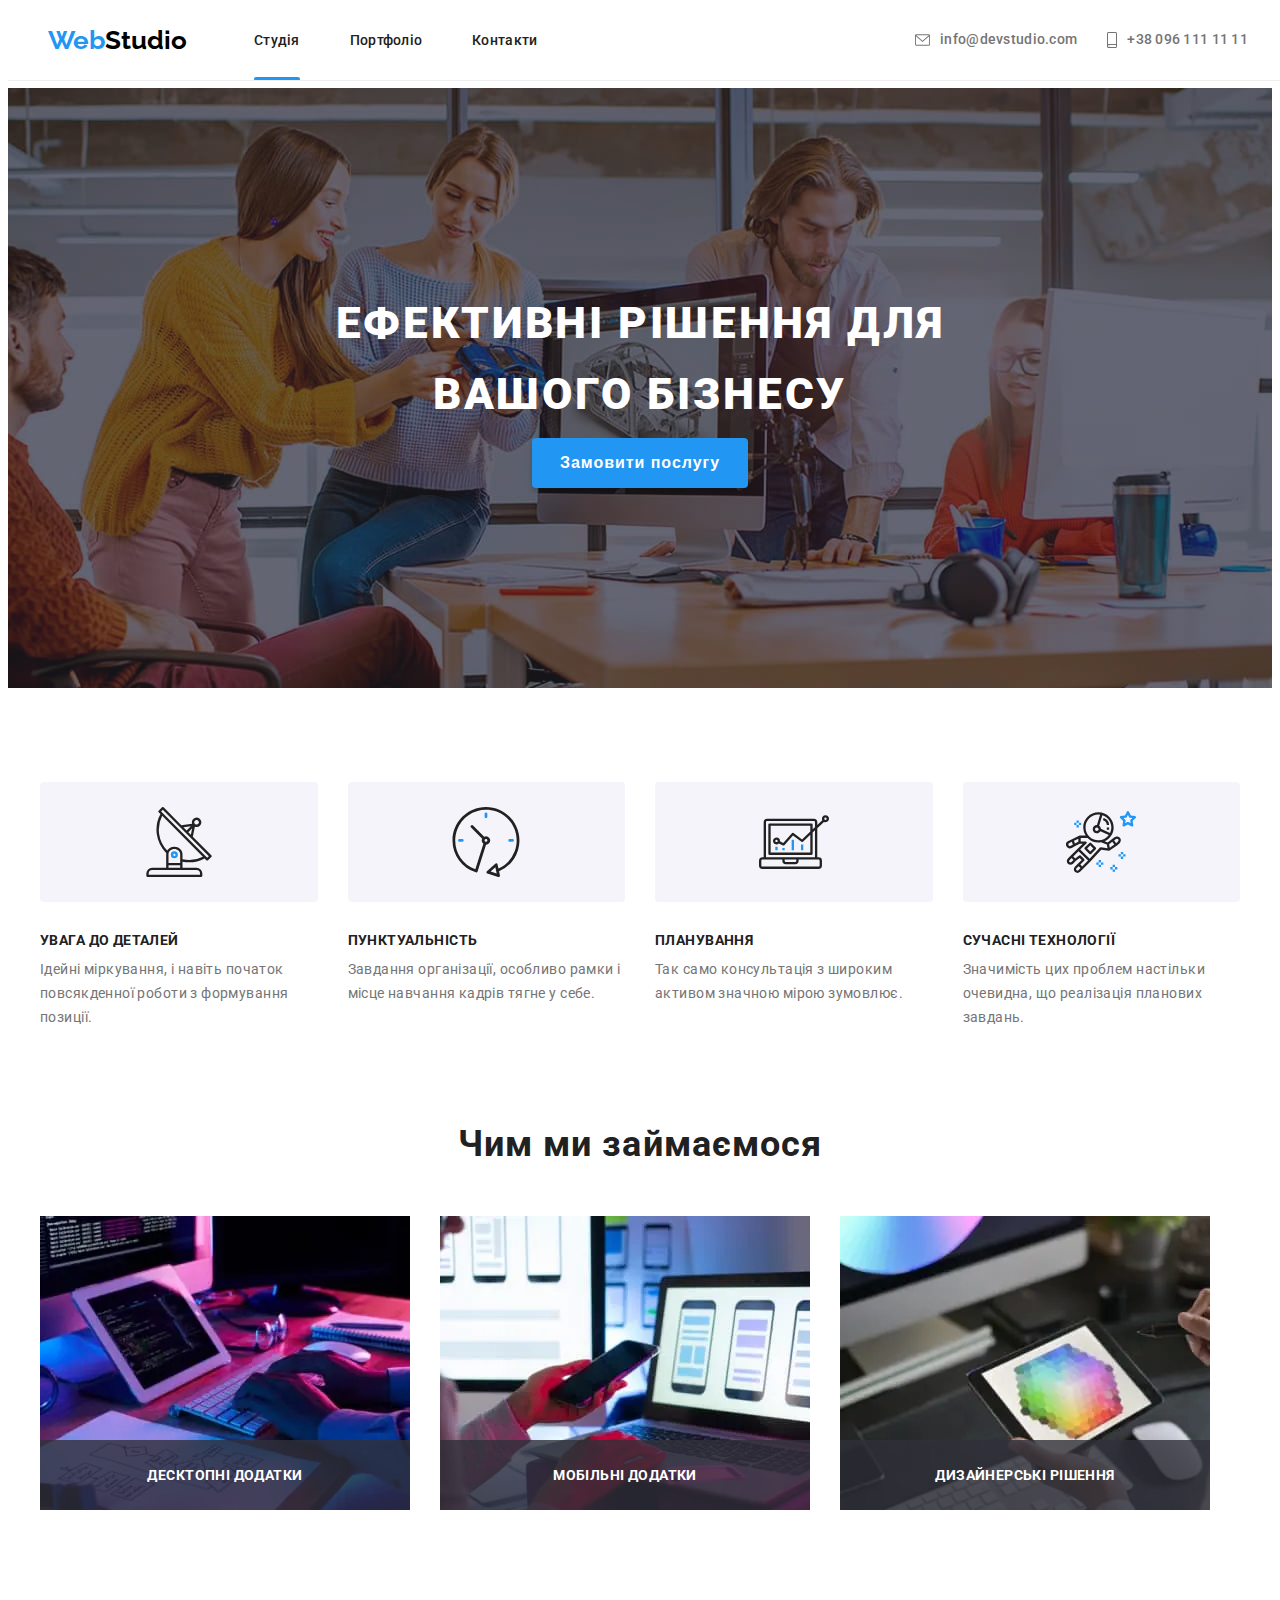
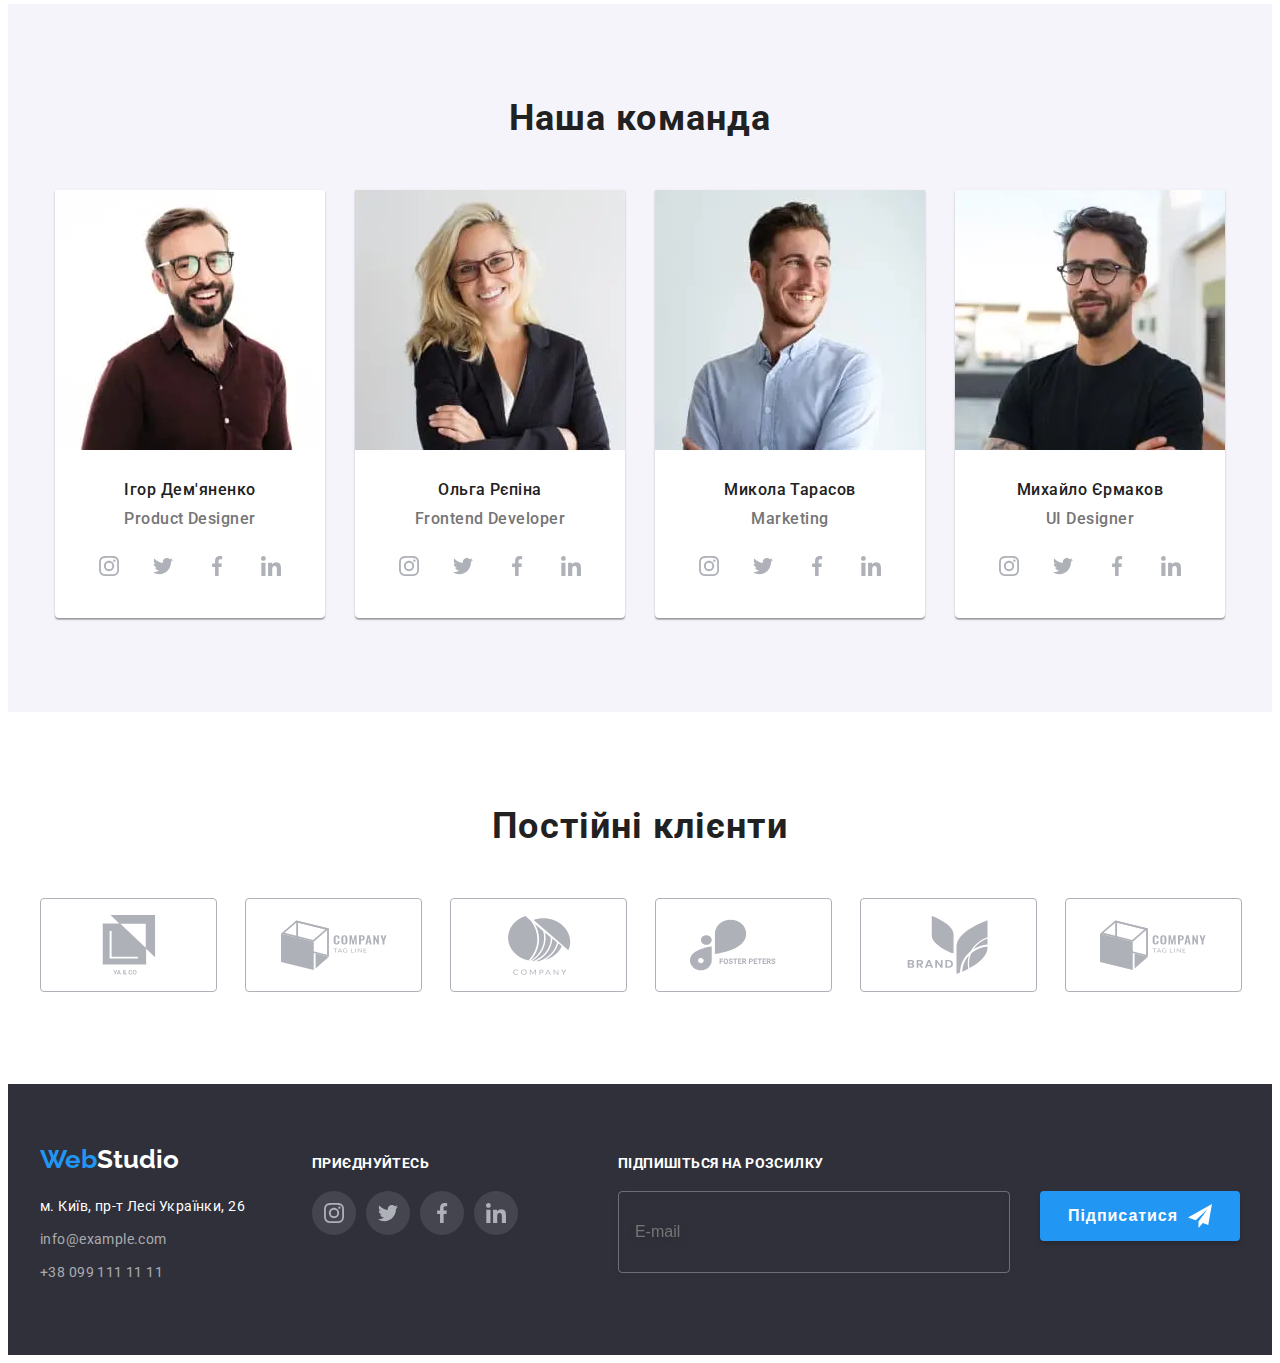
<file: index.html>
<!DOCTYPE html>
<html lang="uk">

<head>
  <meta charset="UTF-8" />
  <meta http-equiv="X-UA-Compatible" content="IE=edge" />
  <meta name="viewport" content="width=device-width, initial-scale=1.0" />
  <title>Студія</title>
  <link rel="preconnect" href="https://fonts.googleapis.com" />
  <link rel="preconnect" href="https://fonts.gstatic.com" crossorigin />
  <link href="https://fonts.googleapis.com/css2?family=Raleway:wght@700&family=Roboto:wght@400;500;700;900&display=swap"
    rel="stylesheet" />
  <link rel="stylesheet" href="https://cdnjs.cloudflare.com/ajax/libs/modern-normalize/1.1.0/modern-normalize.min.css"
    integrity="sha512-wpPYUAdjBVSE4KJnH1VR1HeZfpl1ub8YT/NKx4PuQ5NmX2tKuGu6U/JRp5y+Y8XG2tV+wKQpNHVUX03MfMFn9Q=="
    crossorigin="anonymous" referrerpolicy="no-referrer" />
  <link href="./css/main.min.css" rel="stylesheet" />
</head>

<body>
  <header class="page-header">
    <div class="container page-header__container">
      <a class="logo" href="./index.html"><span class="logo__label">Web</span>Studio</a>
      <button type="button" class="btn-menu" aria-controls="menu-container" aria-expanded="false" data-menu-button>
        <svg class="btn-menu__icon-set" width="40px" height="40px" aria-label="Переключатель мобильного меню">
          <use class="btn-menu__cross" href="./images/icons.svg#icon-cross"></use>
          <use class="btn-menu__menu" href="./images/icons.svg#icon-menu"></use>
        </svg>
      </button>
      <div class="menu-container" id="menu-container" data-menu>
        <nav class="page-header__nav">
          <ul class="site-nav">
            <li class="site-nav__item">
              <a href="./index.html" class="site-nav__link current-page">Студія</a>
            </li>
            <li class="site-nav__item">
              <a href="./portfolio.html" class="site-nav__link">Портфоліо</a>
            </li>
            <li class="site-nav__item">
              <a href="./contact.html" class="site-nav__link">Контакти</a>
            </li>
          </ul>
        </nav>

        <ul class="contact">
          <li class="contact__item">
            <a href="mailto:info@devstudio.com" class="contact__link">
              <svg class="contact__icon" width="15.2" height="12px">
                <use href="./images/icons.svg#icon-envelope"></use>
              </svg>
              info@devstudio.com</a>
          </li>
          <li class="contact__item">
            <a href="tel:+380961111111" class="contact__link contact__link--other-style">
              <svg class="contact__icon" width="10px" height="16px">
                <use href="./images/icons.svg#icon-smartphone"></use>
              </svg>
              +38 096 111 11 11</a>
          </li>
        </ul>
        <ul class="network-text">
          <li class="network-text__item">
            <a href="https://www.instagram.com" class="network-text__link network-text__link--separator" target="_blank"
              rel="noopener nofollow noreferrer">Instagram</a>
          </li>
          <li class="network-text__item">
            <a href="https://twitter.com/" class="network-text__link network-text__link--separator" target="_blank"
              rel="noopener nofollow noreferrer">Twitter</a>
          </li>
          <li class="network-text__item">
            <a href="https://www.facebook.com/" class="network-text__link network-text__link--separator" target="_blank"
              rel="noopener nofollow noreferrer">Facebook</a>
          </li>
          <li class="network-text__item">
            <a href="https://www.linkedin.com/" class="network-text__link" target="_blank"
              rel="noopener nofollow noreferrer">LinkedIn</a>
          </li>
        </ul>
      </div>
    </div>
  </header>

  <main>
    <section class="webp main-section">
      <div class="container">
        <h1 class="main-section__title">
          Ефективні рішення для вашого бізнесу
        </h1>
        <button type="button" class="button-form" data-open-modal="">
          Замовити послугу
        </button>
      </div>
    </section>
    <section class="section">
      <div class="container">
        <h2 class="visually-hidden">Особливості</h2>
        <ul class="features">
          <li class="features__item">
            <div class="features__bgd">
              <svg class="features__icon" width="70px" height="70px">
                <use href="./images/icons.svg#icon-antenna"></use>
              </svg>
            </div>
            <h3 class="features__title">УВАГА ДО ДЕТАЛЕЙ</h3>
            <p class="features__desc">
              Ідейні міркування, і навіть початок повсякденної роботи з
              формування позиції.
            </p>
          </li>
          <li class="features__item">
            <div class="features__bgd">
              <svg class="features__icon" width="70px" height="70px">
                <use href="./images/icons.svg#icon-clock"></use>
              </svg>
            </div>
            <h3 class="features__title">ПУНКТУАЛЬНІСТЬ</h3>
            <p class="features__desc">
              Завдання організації, особливо рамки і місце навчання кадрів
              тягне у себе.
            </p>
          </li>
          <li class="features__item">
            <div class="features__bgd">
              <svg class="features__icon" width="70px" height="70px">
                <use href="./images/icons.svg#icon-diagram"></use>
              </svg>
            </div>
            <h3 class="features__title">ПЛАНУВАННЯ</h3>
            <p class="features__desc">
              Так само консультація з широким активом значною мірою зумовлює.
            </p>
          </li>
          <li class="features__item">
            <div class="features__bgd">
              <svg class="features__icon" width="70px" height="70px">
                <use href="./images/icons.svg#icon-astronaut"></use>
              </svg>
            </div>
            <h3 class="features__title">СУЧАСНІ ТЕХНОЛОГІЇ</h3>
            <p class="features__desc">
              Значимість цих проблем настільки очевидна, що реалізація
              планових завдань.
            </p>
          </li>
        </ul>
      </div>
    </section>
    <section class="section saction--no-padding-top section--display-none">
      <div class="container">
        <h2 class="section__title">Чим ми займаємося</h2>
        <ul class="work">
          <li class="work__item">
            <div class="work__tumb">
              <picture>
                <source srcset="
                      ./images/work/img-1@3x.webp 3x,
                      ./images/work/img-1@2x.webp 2x,
                      ./images/work/img-1.webp    1x
                    " type="image/webp" />
                <source srcset="
                      ./images/work/img-1@3x.jpg 3x,
                      ./images/work/img-1@2x.jpg 2x,
                      ./images/work/img-1.jpg    1x
                    " />
                <img src="./images/work/img-1.jpg" width="370" height="294"
                  alt="Робота за двома комп'ютерамии,один має великий єкран,а другий(планшет)лежить знизу,поряд клавіатура та вимкнений монітор ще одного комп'ютера" />
              </picture>
              <p class="work__overlay">Десктопні додатки</p>
            </div>
          </li>
          <li class="work">
            <div class="work__tumb">
              <picture>
                <source srcset="
                      ./images/work/img-2@3x.webp 3x,
                      ./images/work/img-2@2x.webp 2x,
                      ./images/work/img-2.webp    1x
                    " type="image/webp" />
                <source srcset="
                      ./images/work/img-2@3x.jpg 3x,
                      ./images/work/img-2@2x.jpg 2x,
                      ./images/work/img-2.jpg    1x
                    " />
                <img src="./images/work/img-2.jpg" width="370" height="294"
                  alt="Частково видно жінку, яка працює за ноутбуком, тримаючи в лівій руці смартфон.Зліва від неї знаходиться велий єкран для презентацій, на ньому зображено три єкрани смартфонів" />
              </picture>
              <p class="work__overlay">Мобільні додатки</p>
            </div>
          </li>
          <li class="work">
            <div class="work__tumb">
              <picture>
                <source srcset="
                      ./images/work/img-3@3x.webp 3x,
                      ./images/work/img-3@2x.webp 2x,
                      ./images/work/img-3.webp    1x
                    " type="image/webp" />
                <source srcset="
                      ./images/work/img-3@3x.jpg 3x,
                      ./images/work/img-3@2x.jpg 2x,
                      ./images/work/img-3.jpg    1x
                    " />
                <img src="./images/work/img-3.jpg" width="370" height="294" alt="Людина тримає у руках планшет, на ньму зображена палітра
                кольорів,у правій руці олівець дя пленшету" />
              </picture>
              <p class="work__overlay">Дизайнерські рішення</p>
            </div>
          </li>
        </ul>
      </div>
    </section>
    <section class="section section--other-bgd">
      <div class="container">
        <h2 class="section__title">Наша команда</h2>
        <ul class="team">
          <li class="team__item">
            <picture class="img">
              <source srcset="
                    ./images/team/desktop/product-designer-270@1x.webp 270w,
                    ./images/team/desktop/product-designer-540@2x.webp 540w,
                    ./images/team/desktop/product-designer-810@3x.webp 810w
                  " type="image/webp" media="(min-width: 1200px)" sizes="(min-width: 1200px) 270px, 30vw" />
              <source srcset="
                    ./images/team/tablet/product-designer-354@1x.webp   354w,
                    ./images/team/tablet/product-designer-708@2x.webp   708w,
                    ./images/team/tablet/product-designer-1062@3x.webp 1062w
                  " type="image/webp" media="(min-width: 768px)" sizes="(min-width: 768px) 354px, 46vw" />
              <source srcset="
                    ./images/team/mobail/product-designer-450@1x.webp   450w,
                    ./images/team/mobail/product-designer-900@2x.webp   900w,
                    ./images/team/mobail/product-designer-1350@3x.webp 1350w
                  " type="image/webp" media="(max-width: 767px)" sizes="(max-width: 767px) 450px, 100vw" />

              <source srcset="
                    ./images/team/desktop/product-designer-270@1x.jpg 270w,
                    ./images/team/desktop/product-designer-540@2x.jpg 540w,
                    ./images/team/desktop/product-designer-810@3x.jpg 810w
                  " media="(min-width: 1200px)" sizes="(min-width: 1200px) 270px, 30vw" />

              <source srcset="
                    ./images/team/tablet/product-designer-354@1x.jpg   354w,
                    ./images/team/tablet/product-designer-708@2x.jpg   708w,
                    ./images/team/tablet/product-designer-1062@3x.jpg 1062w
                  " media="(min-width: 768px)" sizes="(min-width: 768px) 354px, 46vw" />

              <source srcset="
                    ./images/team/mobail/product-designer-450@1x.jpg   450w,
                    ./images/team/mobail/product-designer-900@2x.jpg   900w,
                    ./images/team/mobail/product-designer-1350@3x.jpg 1350w
                  " media="(max-width: 767px)" sizes="(max-width: 767px) 450px, 100vw" />
              <img src="./images/team/mobail/product-designer-450@1x."
                alt="Чоловік років 30-35, темне волосся, борода, в окулярах,посміхається,одягнений в коричневу сорочку" />
            </picture>
            <div class="team__meta">
              <h3 class="team__title">Ігор Дем'яненко</h3>
              <p class="team__text" lang="en">Product Designer</p>
              <ul class="network">
                <li class="network__item">
                  <a class="network__link" href="https://www.instagram.com/" target="_blank"
                    rel="noopener nofollow noreferrer">
                    <svg class="network__icon" width="20px" height="20px">
                      <use href="./images/icons.svg#icon-instagram"></use>
                    </svg>
                  </a>
                </li>
                <li class="network__item">
                  <a class="network__link" href="https://twitter.com" target="_blank"
                    rel="noopener nofollow noreferrer">
                    <svg class="network__icon" width="20px" height="20px">
                      <use href="./images/icons.svg#icon-twitter"></use>
                    </svg>
                  </a>
                </li>
                <li class="network__item">
                  <a class="network__link" href="https://www.facebook.com/" target="_blank"
                    rel="noopener nofollow noreferrer">
                    <svg class="network__icon" width="20px" height="20px">
                      <use href="./images/icons.svg#icon-facebook"></use>
                    </svg>
                  </a>
                </li>
                <li class="network__item">
                  <a class="network__link" href="https://www.linkedin.com/" target="_blank"
                    rel="noopener nofollow noreferrer">
                    <svg class="network__icon" width="20px" height="20px">
                      <use href="./images/icons.svg#icon-linkedin"></use>
                    </svg>
                  </a>
                </li>
              </ul>
            </div>
          </li>
          <li class="team__item">
            <picture class="img">
              <source srcset="
                    ./images/team/desktop/frontend-developer-270@1x.webp 270w,
                    ./images/team/desktop/frontend-developer-540@2x.webp 540w,
                    ./images/team/desktop/frontend-developer-810@3x.webp 810w
                  " type="image/webp" media="(min-width: 1200px)" sizes="(min-width: 1200px) 270px, 30vw" />
              <source srcset="
                    ./images/team/tablet/frontend-developer-354@1x.webp   354w,
                    ./images/team/tablet/frontend-developer-708@2x.webp   708w,
                    ./images/team/tablet/frontend-developer-1062@3x.webp 1062w
                  " type="image/webp" media="(min-width: 768px)" sizes="(min-width: 768px) 354px, 46vw" />
              <source srcset="
                    ./images/team/mobail/frontend-developer-450@1x.webp   450w,
                    ./images/team/mobail/frontend-developer-900@2x.webp   900w,
                    ./images/team/mobail/frontend-developer-1350@3x.webp 1350w
                  " type="image/webp" media="(max-width: 767px)" sizes="(max-width: 767px) 450px, 100vw" />
              <source srcset="
                    ./images/team/desktop/frontend-developer-270@1x.jpg 270w,
                    ./images/team/desktop/frontend-developer-540@2x.jpg 540w,
                    ./images/team/desktop/frontend-developer-810@3x.jpg 810w
                  " media="(min-width: 1200px)" sizes="(min-width: 1200px) 270px, 30vw" />

              <source srcset="
                    ./images/team/tablet/frontend-developer-354@1x.jpg   354w,
                    ./images/team/tablet/frontend-developer-708@2x.jpg   708w,
                    ./images/team/tablet/frontend-developer-1062@3x.jpg 1062w
                  " media="(min-width: 768px)" sizes="(min-width: 768px) 354px, 46vw" />

              <source srcset="
                    ./images/team/mobail/frontend-developer-450@1x.jpg   450w,
                    ./images/team/mobail/frontend-developer-900@2x.jpg   900w,
                    ./images/team/mobail/frontend-developer-1350@3x.jpg 1350w
                  " media="(max-width: 767px)" sizes="(max-width: 767px) 450px, 100vw" />
              <img src="./images/team/mobail/frontend-developer-450@1x.jpg"
                alt="Жінка,років 25-30,блондинка,довге волосся,в окулярах, одягнута в чорний піджак та білу сорочку" />
            </picture>

            <div class="team__meta">
              <h3 class="team__title">Ольга Рєпіна</h3>
              <p class="team__text" lang="en">Frontend Developer</p>
              <ul class="network">
                <li class="network__item">
                  <a class="network__link" href="https://www.instagram.com/" target="_blank"
                    rel="noopener nofollow noreferrer">
                    <svg class="network__icon" width="20px" height="20px">
                      <use href="./images/icons.svg#icon-instagram"></use>
                    </svg>
                  </a>
                </li>
                <li class="network__item">
                  <a class="network__link" href="https://twitter.com" target="_blank"
                    rel="noopener nofollow noreferrer">
                    <svg class="network__icon" width="20px" height="20px">
                      <use href="./images/icons.svg#icon-twitter"></use>
                    </svg>
                  </a>
                </li>
                <li class="network__item">
                  <a class="network__link" href="https://www.facebook.com/" target="_blank"
                    rel="noopener nofollow noreferrer">
                    <svg class="network__icon" width="20px" height="20px">
                      <use href="./images/icons.svg#icon-facebook"></use>
                    </svg>
                  </a>
                </li>
                <li class="network__item">
                  <a class="network__link" href="https://www.linkedin.com/" target="_blank"
                    rel="noopener nofollow noreferrer">
                    <svg class="network__icon" width="20px" height="20px">
                      <use href="./images/icons.svg#icon-linkedin"></use>
                    </svg>
                  </a>
                </li>
              </ul>
            </div>
          </li>
          <li class="team__item">
            <picture class="img">
              <source srcset="
                    ./images/team/desktop/marketing-270@1x.webp 270w,
                    ./images/team/desktop/marketing-540@2x.webp 540w,
                    ./images/team/desktop/marketing-810@3x.webp 810w
                  " type="image/webp" media="(min-width: 1200px)" sizes="(min-width: 1200px) 270px, 30vw" />
              <source srcset="
                    ./images/team/tablet/marketing-354@1x.webp   354w,
                    ./images/team/tablet/marketing-708@2x.webp   708w,
                    ./images/team/tablet/marketing-1062@3x.webp 1062w
                  " type="image/webp" media="(min-width: 768px)" sizes="(min-width: 768px) 354px, 46vw" />
              <source srcset="
                    ./images/team/mobail/marketing-450@1x.webp   450w,
                    ./images/team/mobail/marketing-900@2x.webp   900w,
                    ./images/team/mobail/marketing-1350@3x.webp 1350w
                  " type="image/webp" media="(max-width: 767px)" sizes="(max-width: 767px) 450px, 100vw" />
              <source srcset="
                    ./images/team/desktop/marketing-270@1x.jpg 270w,
                    ./images/team/desktop/marketing-540@2x.jpg 540w,
                    ./images/team/desktop/marketing-810@3x.jpg 810w
                  " media="(min-width: 1200px)" sizes="(min-width: 1200px) 270px, 30vw" />

              <source srcset="
                    ./images/team/tablet/marketing-354@1x.jpg   354w,
                    ./images/team/tablet/marketing-708@2x.jpg   708w,
                    ./images/team/tablet/marketing-1062@3x.jpg 1062w
                  " media="(min-width: 768px)" sizes="(min-width: 768px) 354px, 46vw" />

              <source srcset="
                    ./images/team/mobail/marketing-450@1x.jpg   450w,
                    ./images/team/mobail/marketing-900@2x.jpg   900w,
                    ./images/team/mobail/marketing-1350@3x.jpg 1350w
                  " media="(max-width: 767px)" sizes="(max-width: 767px) 450px, 100vw" />
              <img src="./images/team/mobail/marketing-450@1x."
                alt="Чоловік,років 25-30,темне коротке волосся,одягнений у світлу сорочку" />
            </picture>

            <div class="team__meta">
              <h3 class="team__title">Микола Тарасов</h3>
              <p class="team__text" lang="en">Marketing</p>
              <ul class="network">
                <li class="network__item">
                  <a class="network__link" href="https://www.instagram.com/" target="_blank"
                    rel="noopener nofollow noreferrer">
                    <svg class="network__icon" width="20px" height="20px">
                      <use href="./images/icons.svg#icon-instagram"></use>
                    </svg>
                  </a>
                </li>
                <li class="network__item">
                  <a class="network__link" href="https://twitter.com" target="_blank"
                    rel="noopener nofollow noreferrer">
                    <svg class="network__icon" width="20px" height="20px">
                      <use href="./images/icons.svg#icon-twitter"></use>
                    </svg>
                  </a>
                </li>
                <li class="network__item">
                  <a class="network__link" href="https://www.facebook.com/" target="_blank"
                    rel="noopener nofollow noreferrer">
                    <svg class="network__icon" width="20px" height="20px">
                      <use href="./images/icons.svg#icon-facebook"></use>
                    </svg>
                  </a>
                </li>
                <li class="network__item">
                  <a class="network__link" href="https://www.linkedin.com/" target="_blank"
                    rel="noopener nofollow noreferrer">
                    <svg class="network__icon" width="20px" height="20px">
                      <use href="./images/icons.svg#icon-linkedin"></use>
                    </svg>
                  </a>
                </li>
              </ul>
            </div>
          </li>
          <li class="team__item">
            <picture class="img">
              <source srcset="
                    ./images/team/desktop/ui-designer-270@1x.webp 270w,
                    ./images/team/desktop/ui-designer-540@2x.webp 540w,
                    ./images/team/desktop/ui-designer-810@3x.webp 810w
                  " type="image/webp" media="(min-width: 1200px)" sizes="(min-width: 1200px) 270px, 30vw" />
              <source srcset="
                    ./images/team/tablet/ui-designer-354@1x.webp   354w,
                    ./images/team/tablet/ui-designer-708@2x.webp   708w,
                    ./images/team/tablet/ui-designer-1062@3x.webp 1062w
                  " type="image/webp" media="(min-width: 768px)" sizes="(min-width: 768px) 354px, 46vw" />
              <source srcset="
                    ./images/team/mobail/ui-designer-450@1x.webp   450w,
                    ./images/team/mobail/ui-designer-900@2x.webp   900w,
                    ./images/team/mobail/ui-designer-1350@3x.webp 1350w
                  " type="image/webp" media="(max-width: 767px)" sizes="(max-width: 767px) 450px, 100vw" />
              <source srcset="
                    ./images/team/desktop/ui-designer-270@1x.jpg 270w,
                    ./images/team/desktop/ui-designer-540@2x.jpg 540w,
                    ./images/team/desktop/ui-designer-810@3x.jpg 810w
                  " media="(min-width: 1200px)" sizes="(min-width: 1200px) 270px, 30vw" />

              <source srcset="
                    ./images/team/tablet/ui-designer-354@1x.jpg   354w,
                    ./images/team/tablet/ui-designer-708@2x.jpg   708w,
                    ./images/team/tablet/ui-designer-1062@3x.jpg 1062w
                  " media="(min-width: 768px)" sizes="(min-width: 768px) 354px, 46vw" />

              <source srcset="
                    ./images/team/mobail/ui-designer-450@1x.jpg   450w,
                    ./images/team/mobail/ui-designer-900@2x.jpg   900w,
                    ./images/team/mobail/ui-designer-1350@3x.jpg 1350w
                  " media="(max-width: 767px)" sizes="(max-width: 767px) 450px, 100vw" />
              <img src="./images/team/mobail/ui-designer-450@1x."
                alt="Чоловік,років 30, одягнений у чорну футболку,в окулярах" />
            </picture>

            <div class="team__meta">
              <h3 class="team__title">Михайло Єрмаков</h3>
              <p class="team__text" lang="en">UI Designer</p>
              <ul class="network">
                <li class="network__item">
                  <a class="network__link" href="https://www.instagram.com/" target="_blank"
                    rel="noopener nofollow noreferrer">
                    <svg class="network__icon" width="20px" height="20px">
                      <use href="./images/icons.svg#icon-instagram"></use>
                    </svg>
                  </a>
                </li>
                <li class="network__item">
                  <a class="network__link" href="https://twitter.com" target="_blank"
                    rel="noopener nofollow noreferrer">
                    <svg class="network__icon" width="20px" height="20px">
                      <use href="./images/icons.svg#icon-twitter"></use>
                    </svg>
                  </a>
                </li>
                <li class="network__item">
                  <a class="network__link" href="https://www.facebook.com/" target="_blank"
                    rel="noopener nofollow noreferrer">
                    <svg class="network__icon" width="20px" height="20px">
                      <use href="./images/icons.svg#icon-facebook"></use>
                    </svg>
                  </a>
                </li>
                <li class="network__item">
                  <a class="network__link" href="https://www.linkedin.com/" target="_blank"
                    rel="noopener nofollow noreferrer">
                    <svg class="network__icon" width="20px" height="20px">
                      <use href="./images/icons.svg#icon-linkedin"></use>
                    </svg>
                  </a>
                </li>
              </ul>
            </div>
          </li>
        </ul>
      </div>
    </section>
    <section class="section">
      <div class="container container-bgd-padding">
        <h2 class="section__title">Постійні клієнти</h2>
        <ul class="client">
          <li class="client__item">
            <a href="./index.html" target="_blank" rel="noopener noreferrer nofollow" class="client__link">
              <svg class="client__icon" width="106" height="60">
                <use href="./images/icons.svg#icon-logo"></use>
              </svg>
            </a>
          </li>
          <li class="client__item">
            <a href="./index.html" target="_blank" rel="noopener noreferrer nofollow" class="client__link">
              <svg class="client__icon" width="106" height="60">
                <use href="./images/icons.svg#icon-logo-1"></use>
              </svg>
            </a>
          </li>
          <li class="client__item">
            <a href="./index.html" target="_blank" rel="noopener noreferrer nofollow" class="client__link">
              <svg class="client__icon" width="106" height="60">
                <use href="./images/icons.svg#icon-logo-2"></use>
              </svg>
            </a>
          </li>
          <li class="client__item">
            <a href="./index.html" target="_blank" rel="noopener noreferrer nofollow" class="client__link">
              <svg class="client__icon" width="106" height="60">
                <use href="./images/icons.svg#icon-logo-3"></use>
              </svg>
            </a>
          </li>
          <li class="client__item">
            <a href="./index.html" target="_blank" rel="noopener noreferrer nofollow" class="client__link">
              <svg class="client__icon" width="106" height="60">
                <use href="./images/icons.svg#icon-logo-4"></use>
              </svg>
            </a>
          </li>
          <li class="client__item">
            <a href="./index.html" target="_blank" rel="noopener noreferrer nofollow" class="client__link">
              <svg class="client__icon" width="106" height="60">
                <use href="./images/icons.svg#icon-logo-5"></use>
              </svg>
            </a>
          </li>
        </ul>
      </div>
    </section>
  </main>
  <footer class="page-footer">
    <div class="container page-footer__container">
      <div class="page-footer__address-box">
        <a class="logo page-footer__logo" href="./index.html"><span class="logo__label">Web</span>Studio</a>
        <address class="address">
          <ul class="address__list">
            <li class="address__item">
              <a href="https://goo.gl/maps/6nsa5F7GKTP2XK6V9" class="address__link address__link--color" target="_blank"
                rel="noopener noreferrer">
                м. Київ, пр-т Лесі Українки, 26</a>
            </li>
            <li class="address__item">
              <a href="mailto:info@example.com" class="address__link">info@example.com</a>
            </li>
            <li class="address__item">
              <a href="tel:+380991111111" class="address__link">+38 099 111 11 11</a>
            </li>
          </ul>
        </address>
      </div>
      <div class="page-footer__social-box">
        <h2 class="page-footer__title">приєднуйтесь</h2>
        <ul class="network">
          <li class="network__item">
            <a class="network__link" href="https://www.instagram.com/" target="_blank"
              rel="noopener nofollow noreferrer">
              <svg class="network__icon" width="20px" height="20px">
                <use href="./images/icons.svg#icon-instagram"></use>
              </svg>
            </a>
          </li>
          <li class="network__item">
            <a class="network__link" href="https://twitter.com" target="_blank" rel="noopener nofollow noreferrer">
              <svg class="network__icon" width="20px" height="20px">
                <use href="./images/icons.svg#icon-twitter"></use>
              </svg>
            </a>
          </li>
          <li class="network__item">
            <a class="network__link" href="https://www.facebook.com/" target="_blank"
              rel="noopener nofollow noreferrer">
              <svg class="network__icon" width="20px" height="20px">
                <use href="./images/icons.svg#icon-facebook"></use>
              </svg>
            </a>
          </li>
          <li class="network__item">
            <a class="network__link" href="https://www.linkedin.com/" target="_blank"
              rel="noopener nofollow noreferrer">
              <svg class="network__icon" width="20px" height="20px">
                <use href="./images/icons.svg#icon-linkedin"></use>
              </svg>
            </a>
          </li>
        </ul>
      </div>
      <div class="page-footer__form-box">
        <h2 class="page-footer__title">Підпишіться на розсилку</h2>
        <form class="form-footer js-speaker-form">
          <div class="form-footer__field">
            <input type="email" name="email" placeholder="E-mail" required class="form-footer__link"
              autocomplete="off" />
          </div>
          <button class="btn-subscribe">
            Підписатися
            <svg class="btn-subscribe__icon" width="24px" height="24px">
              <use href="./images/icons.svg#icon-send"></use>
            </svg>
          </button>
        </form>
      </div>
    </div>
  </footer>

  <div class="backdrop is-hidden" data-backdrop>
    <div class="modal">
      <h2 class="modal__title">Залиште свої дані, ми вам передзвонимо</h2>
      <button type="button" class="btn-close" data-close-modal>
        <svg class="btn-close__icon" width="11" height="11">
          <use href="./images/icons.svg#icon-close"></use>
        </svg>
      </button>

      <form class="form js-speaker-form" autocomplete="off" name="register-form" novalidate>
        <ul class="form__fieldset">
          <li class="form__field">
            <label for="name" class="form__label">Ім'я</label>
            <div class="form__tumb">
              <input type="text" name="user-name" id="name" class="form__input" required />
              <svg class="form__icon" width="18px" height="18px">
                <use href="./images/icons.svg#icon-person"></use>
              </svg>
            </div>
          </li>
          <li class="form__field">
            <label for="tel" class="form__label">Телефон</label>
            <div class="form__tumb">
              <input type="tel" name="user-tel" id="tel" class="form__input" required />
              <svg class="form__icon" width="18px" height="18px">
                <use href="./images/icons.svg#icon-tel"></use>
              </svg>
            </div>
          </li>
          <li class="form__field">
            <label for="user-email" class="form__label">Пошта</label>
            <div class="form__tumb">
              <input type="email" name="user-email" id="user-email" class="form__input" required />
              <svg class="form__icon" width="18px" height="18px">
                <use href="./images/icons.svg#icon-email"></use>
              </svg>
            </div>
          </li>
          <li class="form__field">
            <label for="comment" class="form__label">Коментар</label>
            <textarea name="user-comment" id="comment" class="form__textarea" placeholder="Введіть текст"></textarea>
          </li>
        </ul>
        <div class="checkbox">
          <label class="checkbox_label">
            <input class="checkbox__input" type="checkbox" name="user-agree" value="true" required />
            <svg class="checkbox__icon" width="15px" height="15px">
              <use href="./images/icons.svg#icon-check"></use>
            </svg>
            Погоджуюся з розсилкою та приймаю
          </label>
          <a href="./index.html" class="checkbox__link" target="_blank" rel="noopener nofollow">Умови договору</a>
        </div>
        <button type="submit" class="btn-send">Відправити</button>
      </form>
    </div>
  </div>

  <script src="./js/modal-window.js"></script>
  <script src="./js/mobail-menu.js"></script>
  <script src="./js/test-form.js"></script>
</body>

</html>
</file>
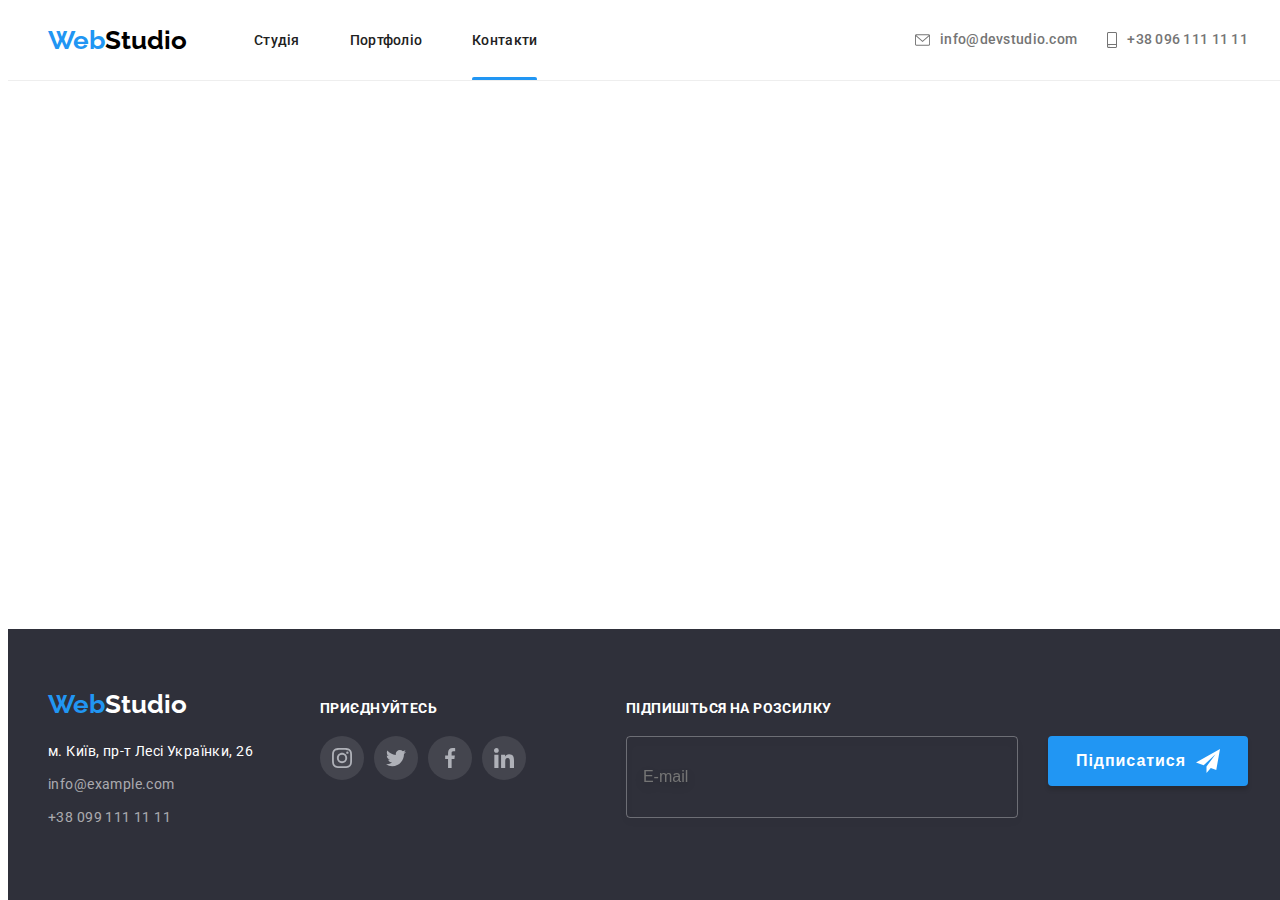
<file: contact.html>
<!DOCTYPE html>
<html lang="en">

<head>
  <meta charset="UTF-8" />
  <meta http-equiv="X-UA-Compatible" content="IE=edge" />
  <meta name="viewport" content="width=device-width, initial-scale=1.0" />
  <title>Студія</title>
  <link rel="preconnect" href="https://fonts.googleapis.com" />
  <link rel="preconnect" href="https://fonts.gstatic.com" crossorigin />
  <link href="https://fonts.googleapis.com/css2?family=Raleway:wght@700&family=Roboto:wght@400;500;700;900&display=swap"
    rel="stylesheet" />
  <link rel="stylesheet" href="https://cdnjs.cloudflare.com/ajax/libs/modern-normalize/1.1.0/modern-normalize.min.css"
    integrity="sha512-wpPYUAdjBVSE4KJnH1VR1HeZfpl1ub8YT/NKx4PuQ5NmX2tKuGu6U/JRp5y+Y8XG2tV+wKQpNHVUX03MfMFn9Q=="
    crossorigin="anonymous" referrerpolicy="no-referrer" />
  <link href="./css/main.min.css" rel="stylesheet" />
</head>

<body>
  <header class="page-header">
    <div class="container page-header__container">
      <a class="logo" href="./index.html"><span class="logo__label">Web</span>Studio</a>
      <button type="button" class="btn-menu" aria-controls="menu-container" aria-expanded="false" data-menu-button>
        <svg class="btn-menu__icon-set" width="40px" height="40px" aria-label="Переключатель мобильного меню">
          <use class="btn-menu__cross" href="./images/icons.svg#icon-cross"></use>
          <use class="btn-menu__menu" href="./images/icons.svg#icon-menu"></use>
        </svg>
      </button>
      <div class="menu-container" id="menu-container" data-menu>
        <nav class="page-header__nav">
          <ul class="site-nav">
            <li class="site-nav__item">
              <a href="./index.html" class="site-nav__link">Студія</a>
            </li>
            <li class="site-nav__item">
              <a href="./portfolio.html" class="site-nav__link">Портфоліо</a>
            </li>
            <li class="site-nav__item">
              <a href="./contacts.html" class="site-nav__link current-page">Контакти</a>
            </li>
          </ul>
        </nav>

        <ul class="contact">
          <li class="contact__item">
            <a href="mailto:info@devstudio.com" class="contact__link">
              <svg class="contact__icon" width="15.2" height="12px">
                <use href="./images/icons.svg#icon-envelope"></use>
              </svg>
              info@devstudio.com</a>
          </li>
          <li class="contact__item">
            <a href="tel:+380961111111" class="contact__link contact__link--other-style">
              <svg class="contact__icon" width="10px" height="16px">
                <use href="./images/icons.svg#icon-smartphone"></use>
              </svg>
              +38 096 111 11 11</a>
          </li>
        </ul>
        <ul class="network-text">
          <li class="network-text__item">
            <a href="https://www.instagram.com" class="network-text__link network-text__link--separator" target="_blank"
              rel="noopener nofollow noreferrer">Instagram</a>
          </li>
          <li class="network-text__item">
            <a href="https://twitter.com/" class="network-text__link network-text__link--separator" target="_blank"
              rel="noopener nofollow noreferrer">Twitter</a>
          </li>
          <li class="network-text__item">
            <a href="https://www.facebook.com/" class="network-text__link network-text__link--separator" target="_blank"
              rel="noopener nofollow noreferrer">Facebook</a>
          </li>
          <li class="network-text__item">
            <a href="https://www.linkedin.com/" class="network-text__link" target="_blank"
              rel="noopener nofollow noreferrer">LinkedIn</a>
          </li>
        </ul>
      </div>
    </div>
  </header>
  <main>
  </main>
  <footer class="page-footer footer-bottom">
    <div class="container page-footer__container">
      <div class="page-footer__address-box">
        <a class="logo page-footer__logo" href="./index.html"><span class="logo__label">Web</span>Studio</a>
        <address class="address">
          <ul class="address__list">
            <li class="address__item">
              <a href="https://goo.gl/maps/6nsa5F7GKTP2XK6V9" class="address__link address__link--color" target="_blank"
                rel="noopener noreferrer">
                м. Київ, пр-т Лесі Українки, 26</a>
            </li>
            <li class="address__item">
              <a href="mailto:info@example.com" class="address__link">info@example.com</a>
            </li>
            <li class="address__item">
              <a href="tel:+380991111111" class="address__link">+38 099 111 11 11</a>
            </li>
          </ul>
        </address>
      </div>
      <div class="page-footer__social-box">
        <h2 class="page-footer__title">приєднуйтесь</h2>
        <ul class="network">
          <li class="network__item">
            <a class="network__link" href="https://www.instagram.com/" target="_blank"
              rel="noopener nofollow noreferrer">
              <svg class="network__icon" width="20px" height="20px">
                <use href="./images/icons.svg#icon-instagram"></use>
              </svg>
            </a>
          </li>
          <li class="network__item">
            <a class="network__link" href="https://twitter.com" target="_blank" rel="noopener nofollow noreferrer">
              <svg class="network__icon" width="20px" height="20px">
                <use href="./images/icons.svg#icon-twitter"></use>
              </svg>
            </a>
          </li>
          <li class="network__item">
            <a class="network__link" href="https://www.facebook.com/" target="_blank"
              rel="noopener nofollow noreferrer">
              <svg class="network__icon" width="20px" height="20px">
                <use href="./images/icons.svg#icon-facebook"></use>
              </svg>
            </a>
          </li>
          <li class="network__item">
            <a class="network__link" href="https://www.linkedin.com/" target="_blank"
              rel="noopener nofollow noreferrer">
              <svg class="network__icon" width="20px" height="20px">
                <use href="./images/icons.svg#icon-linkedin"></use>
              </svg>
            </a>
          </li>
        </ul>
      </div>
      <div class="page-footer__form-box">
        <h2 class="page-footer__title">Підпишіться на розсилку</h2>
        <form class="form-footer js-speaker-form">
          <div class="form-footer__field">
            <input type="email" name="email" placeholder="E-mail" required class="form-footer__link"
              autocomplete="off" />
          </div>
          <button class="btn-subscribe">
            Підписатися
            <svg class="btn-subscribe__icon" width="24px" height="24px">
              <use href="./images/icons.svg#icon-send"></use>
            </svg>
          </button>
        </form>
      </div>
    </div>
  </footer>
  <script src="./js/mobail-menu.js"></script>
  <script src="./js/test-form.js"></script>
</body>

</html>
</file>
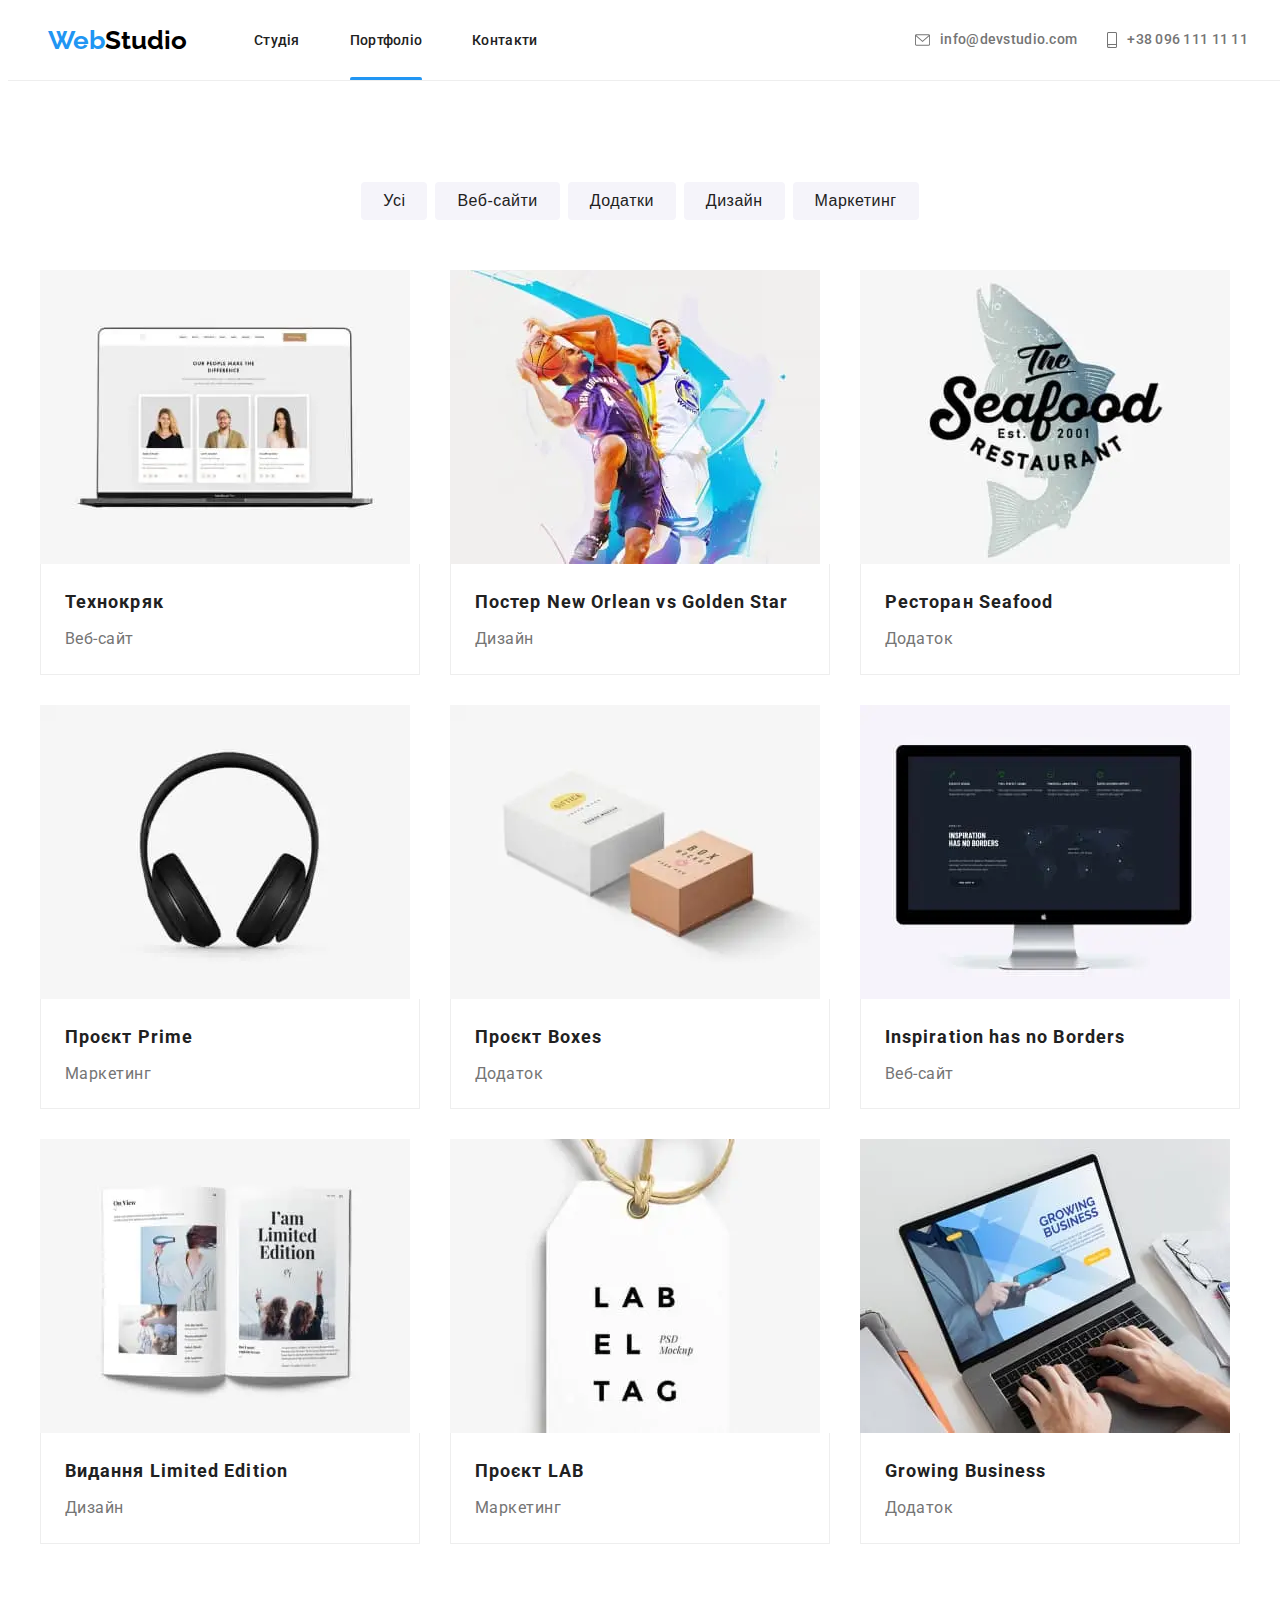
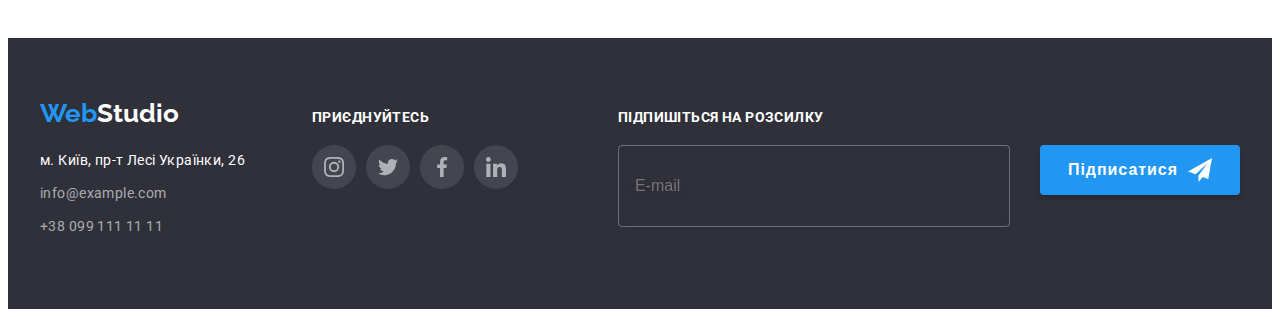
<file: portfolio.html>
<!DOCTYPE html>
<html lang="uk">
  <head>
    <meta charset="UTF-8" />
    <meta http-equiv="X-UA-Compatible" content="IE=edge" />
    <meta name="viewport" content="width=device-width, initial-scale=1.0" />
    <title>Портфоліо</title>
    <link rel="preconnect" href="https://fonts.googleapis.com" />
    <link rel="preconnect" href="https://fonts.gstatic.com" crossorigin />
    <link
      href="https://fonts.googleapis.com/css2?family=Raleway:wght@700&family=Roboto:wght@400;500;700;900&display=swap"
      rel="stylesheet"
    />
    <link
      rel="stylesheet"
      href="https://cdnjs.cloudflare.com/ajax/libs/modern-normalize/1.1.0/modern-normalize.min.css"
      integrity="sha512-wpPYUAdjBVSE4KJnH1VR1HeZfpl1ub8YT/NKx4PuQ5NmX2tKuGu6U/JRp5y+Y8XG2tV+wKQpNHVUX03MfMFn9Q=="
      crossorigin="anonymous"
      referrerpolicy="no-referrer"
    />
    <link href="./css/main.min.css" rel="stylesheet" />
  </head>

  <body>
    <header class="page-header">
      <div class="container page-header__container">
        <a class="logo" href="./index.html"
          ><span class="logo__label">Web</span>Studio</a
        >
        <button
          type="button"
          class="btn-menu"
          aria-controls="menu-container"
          aria-expanded="false"
          data-menu-button
        >
          <svg
            class="btn-menu__icon-set"
            width="40px"
            height="40px"
            aria-label="Переключатель мобильного меню"
          >
            <use
              class="btn-menu__cross"
              href="./images/icons.svg#icon-cross"
            ></use>
            <use
              class="btn-menu__menu"
              href="./images/icons.svg#icon-menu"
            ></use>
          </svg>
        </button>
        <div class="menu-container" id="menu-container" data-menu>
          <nav class="page-header__nav">
            <ul class="site-nav">
              <li class="site-nav__item">
                <a href="./index.html" class="site-nav__link">Студія</a>
              </li>
              <li class="site-nav__item">
                <a href="./portfolio.html" class="site-nav__link current-page"
                  >Портфоліо</a
                >
              </li>
              <li class="site-nav__item">
                <a href="./contact.html" class="site-nav__link">Контакти</a>
              </li>
            </ul>
          </nav>

          <ul class="contact">
            <li class="contact__item">
              <a href="mailto:info@devstudio.com" class="contact__link">
                <svg class="contact__icon" width="15.2" height="12px">
                  <use href="./images/icons.svg#icon-envelope"></use>
                </svg>
                info@devstudio.com</a
              >
            </li>
            <li class="contact__item">
              <a
                href="tel:+380961111111"
                class="contact__link contact__link--other-style"
              >
                <svg class="contact__icon" width="10px" height="16px">
                  <use href="./images/icons.svg#icon-smartphone"></use>
                </svg>
                +38 096 111 11 11</a
              >
            </li>
          </ul>
          <ul class="network-text">
            <li class="network-text__item">
              <a
                href="https://www.instagram.com"
                class="network-text__link network-text__link--separator"
                target="_blank"
                rel="noopener nofollow noreferrer"
                >Instagram</a
              >
            </li>
            <li class="network-text__item">
              <a
                href="https://twitter.com/"
                class="network-text__link network-text__link--separator"
                target="_blank"
                rel="noopener nofollow noreferrer"
                >Twitter</a
              >
            </li>
            <li class="network-text__item">
              <a
                href="https://www.facebook.com/"
                class="network-text__link network-text__link--separator"
                target="_blank"
                rel="noopener nofollow noreferrer"
                >Facebook</a
              >
            </li>
            <li class="network-text__item">
              <a
                href="https://www.linkedin.com/"
                class="network-text__link"
                target="_blank"
                rel="noopener nofollow noreferrer"
                >LinkedIn</a
              >
            </li>
          </ul>
        </div>
      </div>
    </header>
    <main>
      <section class="section">
        <div class="container">
          <h1 class="visually-hidden">Projects</h1>
          <ul class="filter">
            <li class="filter-item">
              <button type="button" class="filter__btn">Усі</button>
            </li>
            <li class="filter-item">
              <button type="button" class="filter__btn">Веб-сайти</button>
            </li>
            <li class="filter-item">
              <button type="button" class="filter__btn">Додатки</button>
            </li>
            <li class="filter-item">
              <button type="button" class="filter__btn">Дизайн</button>
            </li>
            <li class="filter-item">
              <button type="button" class="filter__btn">Маркетинг</button>
            </li>
          </ul>
          <!-- select -->
          <ul class="project">
            <li class="project__item">
              <a class="project__link" href="./portfolio.html">
                <div class="project__tumb">
                  <picture>
                    <source
                      srcset="
                        ./images/portfolio/desktop/img-1-370.webp      370w,
                        ./images/portfolio/desktop/img-1@2x-740.webp   740w,
                        ./images/portfolio/desktop/img-1@3x-1110.webp 1110w
                      "
                      type="image/webp"
                      media="(min-width:1200px)"
                      sizes="(min-width: 1200px) 370px, 30vw"
                    />
                    <source
                      srcset="
                        ./images/portfolio/tablet/img-1-354.webp      354w,
                        ./images/portfolio/tablet/img-1@2x-708.webp   708w,
                        ./images/portfolio/tablet/img-1@3x-1062.webp 1062w
                      "
                      type="image/webp"
                      media="(min-width:768px)"
                      sizes="(min-width: 768px) 354px, 46vw"
                    />
                    <source
                      srcset="
                        ./images/portfolio/mobail/img-1-450.webp      450w,
                        ./images/portfolio/mobail/img-1@2x-900.webp   900w,
                        ./images/portfolio/mobail/img-1@3x-1350.webp 1350w
                      "
                      type="image/webp"
                      media="(max-width:767px)"
                      sizes="(max-width: 767px) 450px, 100vw"
                    />
                    <source
                      srcset="
                        ./images/portfolio/desktop/img-1-370.jpg      370w,
                        ./images/portfolio/desktop/img-1@2x-740.jpg   740w,
                        ./images/portfolio/desktop/img-1@3x-1110.jpg 1110w
                      "
                      media="(min-width:1200px)"
                      sizes="(min-width: 1200px) 370px, 30vw"
                    />
                    <source
                      srcset="
                        ./images/portfolio/tablet/img-1-354.jpg      354w,
                        ./images/portfolio/tablet/img-1@2x-708.jpg   708w,
                        ./images/portfolio/tablet/img-1@3x-1062.jpg 1062w
                      "
                      media="(min-width:768px)"
                      sizes="(min-width: 768px) 354px, 46vw"
                    />
                    <source
                      srcset="
                        ./images/portfolio/mobail/img-1-450.jpg      450w,
                        ./images/portfolio/mobail/img-1@2x-900.jpg   900w,
                        ./images/portfolio/mobail/img-1@3x-1350.jpg 1350w
                      "
                      type="image/webp"
                      media="(max-width:767px)"
                      sizes="(max-width: 767px) 450px, 100vw"
                    />
                    <img
                      src="./images/portfolio/mobail/img-1-450.jpg"
                      alt="Website on laptop"
                    />
                  </picture>
                  <p class="project__overlay">
                    Ресурс пропонує комплексні пропозиції з різним рівнем
                    функціоналу та сервісів. Все це дозволить відвідувачу
                    отримати вичерпні відомості про компанію чи приватну особу.
                  </p>
                </div>
                <div class="project__desc">
                  <h2 class="project__title">Технокряк</h2>
                  <p class="project__label">Веб-сайт</p>
                </div>
              </a>
            </li>
            <li class="project__item">
              <a class="project__link" href="./portfolio.html">
                <div class="project__tumb">
                  <picture>
                    <source
                      srcset="
                        ./images/portfolio/desktop/img-2-370.webp      370w,
                        ./images/portfolio/desktop/img-2@2x-740.webp   740w,
                        ./images/portfolio/desktop/img-2@3x-1110.webp 1110w
                      "
                      type="image/webp"
                      media="(min-width:1200px)"
                      sizes="(min-width: 1200px) 370px, 30vw"
                    />
                    <source
                      srcset="
                        ./images/portfolio/tablet/img-2-354.webp      354w,
                        ./images/portfolio/tablet/img-2@2x-708.webp   708w,
                        ./images/portfolio/tablet/img-2@3x-1062.webp 1062w
                      "
                      type="image/webp"
                      media="(min-width:768px)"
                      sizes="(min-width: 768px) 354px, 46vw"
                    />
                    <source
                      srcset="
                        ./images/portfolio/mobail/img-2-450.webp      450w,
                        ./images/portfolio/mobail/img-2@2x-900.webp   900w,
                        ./images/portfolio/mobail/img-2@3x-1350.webp 1350w
                      "
                      type="image/webp"
                      media="(max-width:767px)"
                      sizes="(max-width: 767px) 450px, 100vw"
                    />
                    <source
                      srcset="
                        ./images/portfolio/desktop/img-2-370.jpg      370w,
                        ./images/portfolio/desktop/img-2@2x-740.jpg   740w,
                        ./images/portfolio/desktop/img-2@3x-1110.jpg 1110w
                      "
                      media="(min-width:1200px)"
                      sizes="(min-width: 1200px) 370px, 30vw"
                    />
                    <source
                      srcset="
                        ./images/portfolio/tablet/img-2-354.jpg      354w,
                        ./images/portfolio/tablet/img-2@2x-708.jpg   708w,
                        ./images/portfolio/tablet/img-2@3x-1062.jpg 1062w
                      "
                      media="(min-width:768px)"
                      sizes="(min-width: 768px) 354px, 46vw"
                    />
                    <source
                      srcset="
                        ./images/portfolio/mobail/img-2-450.jpg      450w,
                        ./images/portfolio/mobail/img-2@2x-900.jpg   900w,
                        ./images/portfolio/mobail/img-2@3x-1350.jpg 1350w
                      "
                      media="(max-width:767px)"
                      sizes="(max-width: 767px) 450px, 100vw"
                    />
                    <img
                      src="./images/portfolio/mobail/img-2-450.jpg"
                      alt="two basketball players"
                    />
                  </picture>
                  <p class="project__overlay">
                    Ресурс пропонує комплексні пропозиції з різним рівнем
                    функціоналу та сервісів. Все це дозволить відвідувачу
                    отримати вичерпні відомості про компанію чи приватну особу.
                  </p>
                </div>
                <div class="project__desc">
                  <h2 class="project__title">
                    Постер New Orlean vs Golden Star
                  </h2>
                  <p class="project__label">Дизайн</p>
                </div>
              </a>
            </li>
            <li class="project__item">
              <a class="project__link" href="./portfolio.html">
                <div class="project__tumb">
                  <picture>
                    <source
                      srcset="
                        ./images/portfolio/desktop/img-3-370.webp      370w,
                        ./images/portfolio/desktop/img-3@2x-740.webp   740w,
                        ./images/portfolio/desktop/img-3@3x-1110.webp 1110w
                      "
                      type="image/webp"
                      media="(min-width:1200px)"
                      sizes="(min-width: 1200px) 370px, 30vw"
                    />
                    <source
                      srcset="
                        ./images/portfolio/tablet/img-3-354.webp      354w,
                        ./images/portfolio/tablet/img-3@2x-708.webp   708w,
                        ./images/portfolio/tablet/img-3@3x-1062.webp 1062w
                      "
                      type="image/webp"
                      media="(min-width:768px)"
                      sizes="(min-width: 768px) 354px, 46vw"
                    />
                    <source
                      srcset="
                        ./images/portfolio/mobail/img-3-450.webp      450w,
                        ./images/portfolio/mobail/img-3@2x-900.webp   900w,
                        ./images/portfolio/mobail/img-3@3x-1350.webp 1350w
                      "
                      type="image/webp"
                      media="(max-width:767px)"
                      sizes="(max-width: 767px) 450px, 100vw"
                    />
                    <source
                      srcset="
                        ./images/portfolio/desktop/img-3-370.jpg      370w,
                        ./images/portfolio/desktop/img-3@2x-740.jpg   740w,
                        ./images/portfolio/desktop/img-3@3x-1110.jpg 1110w
                      "
                      media="(min-width:1200px)"
                      sizes="(min-width: 1200px) 370px, 30vw"
                    />
                    <source
                      srcset="
                        ./images/portfolio/tablet/img-3-354.jpg      354w,
                        ./images/portfolio/tablet/img-3@2x-708.jpg   708w,
                        ./images/portfolio/tablet/img-3@3x-1062.jpg 1062w
                      "
                      media="(min-width:768px)"
                      sizes="(min-width: 768px) 354px, 46vw"
                    />
                    <source
                      srcset="
                        ./images/portfolio/mobail/img-3-450.jpg      450w,
                        ./images/portfolio/mobail/img-3@2x-900.jpg   900w,
                        ./images/portfolio/mobail/img-3@3x-1350.jpg 1350w
                      "
                      media="(max-width:767px)"
                      sizes="(max-width: 767px) 450px, 100vw"
                    />
                    <img
                      src="./images/portfolio/mobail/img-3-450.jpg"
                      alt="seafood restaurant logo"
                    />
                  </picture>
                  <p class="project__overlay">
                    Ресурс пропонує комплексні пропозиції з різним рівнем
                    функціоналу та сервісів. Все це дозволить відвідувачу
                    отримати вичерпні відомості про компанію чи приватну особу.
                  </p>
                </div>
                <div class="project__desc">
                  <h2 class="project__title">Ресторан Seafood</h2>
                  <p class="project__label">Додаток</p>
                </div>
              </a>
            </li>
            <li class="project__item">
              <a class="project__link" href="./portfolio.html">
                <div class="project__tumb">
                  <picture>
                    <source
                      srcset="
                        ./images/portfolio/desktop/img-4-370.webp      370w,
                        ./images/portfolio/desktop/img-4@2x-740.webp   740w,
                        ./images/portfolio/desktop/img-4@3x-1110.webp 1110w
                      "
                      type="image/webp"
                      media="(min-width:1200px)"
                      sizes="(min-width: 1200px) 370px, 30vw"
                    />
                    <source
                      srcset="
                        ./images/portfolio/tablet/img-4-354.webp      354w,
                        ./images/portfolio/tablet/img-4@2x-708.webp   708w,
                        ./images/portfolio/tablet/img-4@3x-1062.webp 1062w
                      "
                      type="image/webp"
                      media="(min-width:768px)"
                      sizes="(min-width: 768px) 354px, 46vw"
                    />
                    <source
                      srcset="
                        ./images/portfolio/mobail/img-4-450.webp      450w,
                        ./images/portfolio/mobail/img-4@2x-900.webp   900w,
                        ./images/portfolio/mobail/img-4@3x-1350.webp 1350w
                      "
                      type="image/webp"
                      media="(max-width:767px)"
                      sizes="(max-width: 767px) 450px, 100vw"
                    />
                    <source
                      srcset="
                        ./images/portfolio/desktop/img-4-370.jpg      370w,
                        ./images/portfolio/desktop/img-4@2x-740.jpg   740w,
                        ./images/portfolio/desktop/img-4@3x-1110.jpg 1110w
                      "
                      media="(min-width:1200px)"
                      sizes="(min-width: 1200px) 370px, 30vw"
                    />
                    <source
                      srcset="
                        ./images/portfolio/tablet/img-4-354.jpg      354w,
                        ./images/portfolio/tablet/img-4@2x-708.jpg   708w,
                        ./images/portfolio/tablet/img-4@3x-1062.jpg 1062w
                      "
                      media="(min-width:768px)"
                      sizes="(min-width: 768px) 354px, 46vw"
                    />
                    <source
                      srcset="
                        ./images/portfolio/mobail/img-4-450.jpg      450w,
                        ./images/portfolio/mobail/img-4@2x-900.jpg   900w,
                        ./images/portfolio/mobail/img-4@3x-1350.jpg 1350w
                      "
                      media="(max-width:767px)"
                      sizes="(max-width: 767px) 450px, 100vw"
                    />
                    <img
                      src="./images/portfolio/mobail/img-4-450.jpg"
                      alt="computer headphones"
                    />
                  </picture>

                  <p class="project__overlay">
                    Ресурс пропонує комплексні пропозиції з різним рівнем
                    функціоналу та сервісів. Все це дозволить відвідувачу
                    отримати вичерпні відомості про компанію чи приватну особу.
                  </p>
                </div>
                <div class="project__desc">
                  <h2 class="project__title">Проєкт Prime</h2>
                  <p class="project__label">Маркетинг</p>
                </div>
              </a>
            </li>
            <li class="project__item">
              <a class="project__link" href="./portfolio.html">
                <div class="project__tumb">
                  <picture>
                    <source
                      srcset="
                        ./images/portfolio/desktop/img-5-370.webp      370w,
                        ./images/portfolio/desktop/img-5@2x-740.webp   740w,
                        ./images/portfolio/desktop/img-5@3x-1110.webp 1110w
                      "
                      type="image/webp"
                      media="(min-width:1200px)"
                      sizes="(min-width: 1200px) 370px, 30vw"
                    />
                    <source
                      srcset="
                        ./images/portfolio/tablet/img-5-354.webp      354w,
                        ./images/portfolio/tablet/img-5@2x-708.webp   708w,
                        ./images/portfolio/tablet/img-5@3x-1062.webp 1062w
                      "
                      type="image/webp"
                      media="(min-width:768px)"
                      sizes="(min-width: 768px) 354px, 46vw"
                    />
                    <source
                      srcset="
                        ./images/portfolio/mobail/img-5-450.webp      450w,
                        ./images/portfolio/mobail/img-5@2x-900.webp   900w,
                        ./images/portfolio/mobail/img-5@3x-1350.webp 1350w
                      "
                      type="image/webp"
                      media="(max-width:767px)"
                      sizes="(max-width: 767px) 450px, 100vw"
                    />
                    <source
                      srcset="
                        ./images/portfolio/desktop/img-5-370.jpg      370w,
                        ./images/portfolio/desktop/img-5@2x-740.jpg   740w,
                        ./images/portfolio/desktop/img-5@3x-1110.jpg 1110w
                      "
                      media="(min-width:1200px)"
                      sizes="(min-width: 1200px) 370px, 30vw"
                    />
                    <source
                      srcset="
                        ./images/portfolio/tablet/img-5-354.jpg      354w,
                        ./images/portfolio/tablet/img-5@2x-708.jpg   708w,
                        ./images/portfolio/tablet/img-5@3x-1062.jpg 1062w
                      "
                      media="(min-width:768px)"
                      sizes="(min-width: 768px) 354px, 46vw"
                    />
                    <source
                      srcset="
                        ./images/portfolio/mobail/img-5-450.jpg      450w,
                        ./images/portfolio/mobail/img-5@2x-900.jpg   900w,
                        ./images/portfolio/mobail/img-5@3x-1350.jpg 1350w
                      "
                      media="(max-width:767px)"
                      sizes="(max-width: 767px) 450px, 100vw"
                    />
                    <img
                      src="./images/portfolio/mobail/img-5-450.jpg"
                      alt="one white box and one brown box"
                    />
                  </picture>
                  <p class="project__overlay">
                    Ресурс пропонує комплексні пропозиції з різним рівнем
                    функціоналу та сервісів. Все це дозволить відвідувачу
                    отримати вичерпні відомості про компанію чи приватну особу.
                  </p>
                </div>
                <div class="project__desc">
                  <h2 class="project__title">Проєкт Boxes</h2>
                  <p class="project__label">Додаток</p>
                </div>
              </a>
            </li>
            <li class="project__item">
              <a class="project__link" href="./portfolio.html">
                <div class="project__tumb">
                  <picture>
                    <source
                      srcset="
                        ./images/portfolio/desktop/img-6-370.webp      370w,
                        ./images/portfolio/desktop/img-6@2x-740.webp   740w,
                        ./images/portfolio/desktop/img-6@3x-1110.webp 1110w
                      "
                      type="image/webp"
                      media="(min-width:1200px)"
                      sizes="(min-width: 1200px) 370px, 30vw"
                    />
                    <source
                      srcset="
                        ./images/portfolio/tablet/img-6-354.webp      354w,
                        ./images/portfolio/tablet/img-6@2x-708.webp   708w,
                        ./images/portfolio/tablet/img-6@3x-1062.webp 1062w
                      "
                      type="image/webp"
                      media="(min-width:768px)"
                      sizes="(min-width: 768px) 354px, 46vw"
                    />
                    <source
                      srcset="
                        ./images/portfolio/mobail/img-6-450.webp      450w,
                        ./images/portfolio/mobail/img-6@2x-900.webp   900w,
                        ./images/portfolio/mobail/img-6@3x-1350.webp 1350w
                      "
                      type="image/webp"
                      media="(max-width:767px)"
                      sizes="(max-width: 767px) 450px, 100vw"
                    />
                    <source
                      srcset="
                        ./images/portfolio/desktop/img-6-370.jpg      370w,
                        ./images/portfolio/desktop/img-6@2x-740.jpg   740w,
                        ./images/portfolio/desktop/img-6@3x-1110.jpg 1110w
                      "
                      media="(min-width:1200px)"
                      sizes="(min-width: 1200px) 370px, 30vw"
                    />
                    <source
                      srcset="
                        ./images/portfolio/tablet/img-6-354.jpg      354w,
                        ./images/portfolio/tablet/img-6@2x-708.jpg   708w,
                        ./images/portfolio/tablet/img-6@3x-1062.jpg 1062w
                      "
                      media="(min-width:768px)"
                      sizes="(min-width: 768px) 354px, 46vw"
                    />
                    <source
                      srcset="
                        ./images/portfolio/mobail/img-6-450.jpg      450w,
                        ./images/portfolio/mobail/img-6@2x-900.jpg   900w,
                        ./images/portfolio/mobail/img-6@3x-1350.jpg 1350w
                      "
                      media="(max-width:767px)"
                      sizes="(max-width: 767px) 450px, 100vw"
                    />
                    <img
                      src="./images/portfolio/mobail/img-6-450.jpg"
                      alt="website on imac"
                    />
                  </picture>
                  <p class="project__overlay">
                    Ресурс пропонує комплексні пропозиції з різним рівнем
                    функціоналу та сервісів. Все це дозволить відвідувачу
                    отримати вичерпні відомості про компанію чи приватну особу.
                  </p>
                </div>
                <div class="project__desc">
                  <h2 class="project__title">Inspiration has no Borders</h2>
                  <p class="project__label">Веб-сайт</p>
                </div>
              </a>
            </li>
            <li class="project__item">
              <a class="project__link" href="./portfolio.html">
                <div class="project__tumb">
                  <picture>
                    <source
                      srcset="
                        ./images/portfolio/desktop/img-7-370.webp      370w,
                        ./images/portfolio/desktop/img-7@2x-740.webp   740w,
                        ./images/portfolio/desktop/img-7@3x-1110.webp 1110w
                      "
                      type="image/webp"
                      media="(min-width:1200px)"
                      sizes="(min-width: 1200px) 370px, 30vw"
                    />
                    <source
                      srcset="
                        ./images/portfolio/tablet/img-7-354.webp      354w,
                        ./images/portfolio/tablet/img-7@2x-708.webp   708w,
                        ./images/portfolio/tablet/img-7@3x-1062.webp 1062w
                      "
                      type="image/webp"
                      media="(min-width:768px)"
                      sizes="(min-width: 768px) 354px, 46vw"
                    />
                    <source
                      srcset="
                        ./images/portfolio/mobail/img-7-450.webp      450w,
                        ./images/portfolio/mobail/img-7@2x-900.webp   900w,
                        ./images/portfolio/mobail/img-7@3x-1350.webp 1350w
                      "
                      type="image/webp"
                      media="(max-width:767px)"
                      sizes="(max-width: 767px) 450px, 100vw"
                    />
                    <source
                      srcset="
                        ./images/portfolio/desktop/img-7-370.jpg      370w,
                        ./images/portfolio/desktop/img-7@2x-740.jpg   740w,
                        ./images/portfolio/desktop/img-7@3x-1110.jpg 1110w
                      "
                      media="(min-width:1200px)"
                      sizes="(min-width: 1200px) 370px, 30vw"
                    />
                    <source
                      srcset="
                        ./images/portfolio/tablet/img-7-354.jpg      354w,
                        ./images/portfolio/tablet/img-7@2x-708.jpg   708w,
                        ./images/portfolio/tablet/img-7@3x-1062.jpg 1062w
                      "
                      media="(min-width:768px)"
                      sizes="(min-width: 768px) 354px, 46vw"
                    />
                    <source
                      srcset="
                        ./images/portfolio/mobail/img-7-450.jpg      450w,
                        ./images/portfolio/mobail/img-7@2x-900.jpg   900w,
                        ./images/portfolio/mobail/img-7@3x-1350.jpg 1350w
                      "
                      media="(max-width:767px)"
                      sizes="(max-width: 767px) 450px, 100vw"
                    />
                    <img
                      src="./images/portfolio/mobail/img-7-450.jpg"
                      alt="pages from book"
                    />
                  </picture>
                  <p class="project__overlay">
                    Ресурс пропонує комплексні пропозиції з різним рівнем
                    функціоналу та сервісів. Все це дозволить відвідувачу
                    отримати вичерпні відомості про компанію чи приватну особу.
                  </p>
                </div>
                <div class="project__desc">
                  <h2 class="project__title">Видання Limited Edition</h2>
                  <p class="project__label">Дизайн</p>
                </div>
              </a>
            </li>
            <li class="project__item">
              <a class="project__link" href="./portfolio.html">
                <div class="project__tumb">
                  <picture>
                    <source
                      srcset="
                        ./images/portfolio/desktop/img-8-370.webp      370w,
                        ./images/portfolio/desktop/img-8@2x-740.webp   740w,
                        ./images/portfolio/desktop/img-8@3x-1110.webp 1110w
                      "
                      type="image/webp"
                      media="(min-width:1200px)"
                      sizes="(min-width: 1200px) 370px, 30vw"
                    />
                    <source
                      srcset="
                        ./images/portfolio/tablet/img-8-354.webp      354w,
                        ./images/portfolio/tablet/img-8@2x-708.webp   708w,
                        ./images/portfolio/tablet/img-8@3x-1062.webp 1062w
                      "
                      type="image/webp"
                      media="(min-width:768px)"
                      sizes="(min-width: 768px) 354px, 46vw"
                    />
                    <source
                      srcset="
                        ./images/portfolio/mobail/img-8-450.webp      450w,
                        ./images/portfolio/mobail/img-8@2x-900.webp   900w,
                        ./images/portfolio/mobail/img-8@3x-1350.webp 1350w
                      "
                      type="image/webp"
                      media="(max-width:767px)"
                      sizes="(max-width: 767px) 450px, 100vw"
                    />
                    <source
                      srcset="
                        ./images/portfolio/desktop/img-8-370.jpg      370w,
                        ./images/portfolio/desktop/img-8@2x-740.jpg   740w,
                        ./images/portfolio/desktop/img-8@3x-1110.jpg 1110w
                      "
                      media="(min-width:1200px)"
                      sizes="(min-width: 1200px) 370px, 30vw"
                    />
                    <source
                      srcset="
                        ./images/portfolio/tablet/img-8-354.jpg      354w,
                        ./images/portfolio/tablet/img-8@2x-708.jpg   708w,
                        ./images/portfolio/tablet/img-8@3x-1062.jpg 1062w
                      "
                      media="(min-width:768px)"
                      sizes="(min-width: 768px) 354px, 46vw"
                    />
                    <source
                      srcset="
                        ./images/portfolio/mobail/img-8-450.jpg      450w,
                        ./images/portfolio/mobail/img-8@2x-900.jpg   900w,
                        ./images/portfolio/mobail/img-8@3x-1350.jpg 1350w
                      "
                      media="(max-width:767px)"
                      sizes="(max-width: 767px) 450px, 100vw"
                    />
                    <img
                      src="./images/portfolio/mobail/img-8-450.jpg"
                      alt="label teg"
                    />
                  </picture>
                  <p class="project__overlay">
                    Ресурс пропонує комплексні пропозиції з різним рівнем
                    функціоналу та сервісів. Все це дозволить відвідувачу
                    отримати вичерпні відомості про компанію чи приватну особу.
                  </p>
                </div>
                <div class="project__desc">
                  <h2 class="project__title">Проєкт LAB</h2>
                  <p class="project__label">Маркетинг</p>
                </div>
              </a>
            </li>
            <li class="project__item">
              <a class="project__link" href="./portfolio.html">
                <div class="project__tumb">
                  <picture>
                    <source
                      srcset="
                        ./images/portfolio/desktop/img-9-370.webp      370w,
                        ./images/portfolio/desktop/img-9@2x-740.webp   740w,
                        ./images/portfolio/desktop/img-9@3x-1110.webp 1110w
                      "
                      type="image/webp"
                      media="(min-width:1200px)"
                      sizes="(min-width: 1200px) 370px, 30vw"
                    />
                    <source
                      srcset="
                        ./images/portfolio/tablet/img-9-354.webp      354w,
                        ./images/portfolio/tablet/img-9@2x-708.webp   708w,
                        ./images/portfolio/tablet/img-9@3x-1062.webp 1062w
                      "
                      type="image/webp"
                      media="(min-width:768px)"
                      sizes="(min-width: 768px) 354px, 46vw"
                    />
                    <source
                      srcset="
                        ./images/portfolio/mobail/img-9-450.webp      450w,
                        ./images/portfolio/mobail/img-9@2x-900.webp   900w,
                        ./images/portfolio/mobail/img-9@3x-1350.webp 1350w
                      "
                      type="image/webp"
                      media="(max-width:767px)"
                      sizes="(max-width: 767px) 450px, 100vw"
                    />
                    <source
                      srcset="
                        ./images/portfolio/desktop/img-9-370.jpg      370w,
                        ./images/portfolio/desktop/img-9@2x-740.jpg   740w,
                        ./images/portfolio/desktop/img-9@3x-1110.jpg 1110w
                      "
                      media="(min-width:1200px)"
                      sizes="(min-width: 1200px) 370px, 30vw"
                    />
                    <source
                      srcset="
                        ./images/portfolio/tablet/img-9-354.jpg      354w,
                        ./images/portfolio/tablet/img-9@2x-708.jpg   708w,
                        ./images/portfolio/tablet/img-9@3x-1062.jpg 1062w
                      "
                      media="(min-width:768px)"
                      sizes="(min-width: 768px) 354px, 46vw"
                    />
                    <source
                      srcset="
                        ./images/portfolio/mobail/img-9-450.jpg      450w,
                        ./images/portfolio/mobail/img-9@2x-900.jpg   900w,
                        ./images/portfolio/mobail/img-9@3x-1350.jpg 1350w
                      "
                      media="(max-width:767px)"
                      sizes="(max-width: 767px) 450px, 100vw"
                    />
                    <img
                      src="./images/portfolio/mobail/img-9-450.jpg"
                      alt="print on laptop"
                    />
                  </picture>
                  <p class="project__overlay">
                    Ресурс пропонує комплексні пропозиції з різним рівнем
                    функціоналу та сервісів. Все це дозволить відвідувачу
                    отримати вичерпні відомості про компанію чи приватну особу.
                  </p>
                </div>
                <div class="project__desc">
                  <h2 class="project__title">Growing Business</h2>
                  <p class="project__label">Додаток</p>
                </div>
              </a>
            </li>
          </ul>
        </div>
      </section>
    </main>
    <footer class="page-footer">
      <div class="container page-footer__container">
        <div class="page-footer__address-box">
          <a class="logo page-footer__logo" href="./index.html"
            ><span class="logo__label">Web</span>Studio</a
          >
          <address class="address">
            <ul class="address__list">
              <li class="address__item">
                <a
                  href="https://goo.gl/maps/6nsa5F7GKTP2XK6V9"
                  class="address__link address__link--color"
                  target="_blank"
                  rel="noopener noreferrer"
                >
                  м. Київ, пр-т Лесі Українки, 26</a
                >
              </li>
              <li class="address__item">
                <a href="mailto:info@example.com" class="address__link"
                  >info@example.com</a
                >
              </li>
              <li class="address__item">
                <a href="tel:+380991111111" class="address__link"
                  >+38 099 111 11 11</a
                >
              </li>
            </ul>
          </address>
        </div>
        <div class="page-footer__social-box">
          <h2 class="page-footer__title">приєднуйтесь</h2>
          <ul class="network">
            <li class="network__item">
              <a
                class="network__link"
                href="https://www.instagram.com/"
                target="_blank"
                rel="noopener nofollow noreferrer"
              >
                <svg class="network__icon" width="20px" height="20px">
                  <use href="./images/icons.svg#icon-instagram"></use>
                </svg>
              </a>
            </li>
            <li class="network__item">
              <a
                class="network__link"
                href="https://twitter.com"
                target="_blank"
                rel="noopener nofollow noreferrer"
              >
                <svg class="network__icon" width="20px" height="20px">
                  <use href="./images/icons.svg#icon-twitter"></use>
                </svg>
              </a>
            </li>
            <li class="network__item">
              <a
                class="network__link"
                href="https://www.facebook.com/"
                target="_blank"
                rel="noopener nofollow noreferrer"
              >
                <svg class="network__icon" width="20px" height="20px">
                  <use href="./images/icons.svg#icon-facebook"></use>
                </svg>
              </a>
            </li>
            <li class="network__item">
              <a
                class="network__link"
                href="https://www.linkedin.com/"
                target="_blank"
                rel="noopener nofollow noreferrer"
              >
                <svg class="network__icon" width="20px" height="20px">
                  <use href="./images/icons.svg#icon-linkedin"></use>
                </svg>
              </a>
            </li>
          </ul>
        </div>
        <div class="page-footer__form-box">
          <h2 class="page-footer__title">Підпишіться на розсилку</h2>
          <form class="form-footer js-speaker-form">
            <div class="form-footer__field">
              <input
                type="email"
                name="email"
                placeholder="E-mail"
                required
                class="form-footer__link"
                autocomplete="off"
              />
            </div>
            <button class="btn-subscribe">
              Підписатися
              <svg class="btn-subscribe__icon" width="24px" height="24px">
                <use href="./images/icons.svg#icon-send"></use>
              </svg>
            </button>
          </form>
        </div>
      </div>
    </footer>
    <script src="./js/mobail-menu.js"></script>
  </body>
</html>
</file>
<file: css/main.min.css>
.btn-send,.btn-subscribe,.button-form{min-width:200px;height:50px;font-weight:700;font-size:16px;line-height:1.875;letter-spacing:.06em;color:#fff;background-color:#2196f3;-webkit-box-shadow:0px 4px 4px rgba(0,0,0,.15);box-shadow:0px 4px 4px rgba(0,0,0,.15);border-radius:4px;border:none;cursor:pointer}.btn-send:active,.btn-subscribe:active,.button-form:active{background-color:#188ce8}.visually-hidden{position:absolute;white-space:nowrap;width:1px;height:1px;overflow:hidden;border:0;padding:0;clip:rect(0 0 0 0);-webkit-clip-path:inset(50%);clip-path:inset(50%);margin:-1px}body{color:#757575;font-family:"Roboto",sans-serif}@media screen and (min-width: 1200px){body{padding-top:80px}}body.modal-open{overflow:hidden}h1,h2,h3,h4,h5,h5,p,ul{margin:0;padding:0}ul{list-style:none}a{text-decoration:none}img{display:block;max-width:100%;height:auto}@media screen and (max-width: 1199px){.section{padding-top:60px;padding-bottom:60px}}@media screen and (min-width: 1200px){.section{padding-top:94px;padding-bottom:94px}}.saction--no-padding-top{padding-top:0}@media(max-width: 1199px){.section--display-none{display:none}}.section--other-bgd{background-color:#f5f4fa}.section__title{text-align:center;font-weight:900px;letter-spacing:.03em;color:#212121}@media screen and (max-width: 1199px){.section__title{font-size:28px;line-height:1.176;margin-bottom:30px}}@media screen and (min-width: 1200px){.section__title{font-size:36px;line-height:1.166;margin-bottom:50px}}.container{padding-left:15px;padding-right:15px;margin-left:auto;margin-right:auto}@media screen and (min-width: 480px){.container{width:480px}}@media screen and (min-width: 768px){.container{width:768px}}@media screen and (min-width: 1200px){.container{width:1200px}}.page-header{position:relative;background-color:#fff;border-bottom:1px solid #eee}@media screen and (max-width: 767px){.page-header{height:60px}}@media screen and (min-width: 1200px){.page-header{z-index:1;position:fixed;top:0;width:100%}}.page-header__container{display:-webkit-box;display:-ms-flexbox;display:flex;-webkit-box-align:center;-ms-flex-align:center;align-items:center;overflow:hidden}@media screen and (max-width: 767px){.page-header__container{height:60px}}@media screen and (min-width: 768px){.page-header__container{height:80px}}@media screen and (max-width: 767px){.page-header__nav{margin-bottom:auto}}.menu-container{width:100%}@media screen and (max-width: 767px){.menu-container{min-height:100vh;position:fixed;top:0;left:0;display:-webkit-box;display:-ms-flexbox;display:flex;-webkit-box-orient:vertical;-webkit-box-direction:normal;-ms-flex-direction:column;flex-direction:column;padding:48px 40px;opacity:0;z-index:10;-webkit-transition:background-color 300ms cubic-bezier(0.4, 0, 0.2, 1),opacity 300ms cubic-bezier(0.4, 0, 0.2, 1),-webkit-transform 300ms cubic-bezier(0.4, 0, 0.2, 1);transition:background-color 300ms cubic-bezier(0.4, 0, 0.2, 1),opacity 300ms cubic-bezier(0.4, 0, 0.2, 1),-webkit-transform 300ms cubic-bezier(0.4, 0, 0.2, 1);transition:transform 300ms cubic-bezier(0.4, 0, 0.2, 1),background-color 300ms cubic-bezier(0.4, 0, 0.2, 1),opacity 300ms cubic-bezier(0.4, 0, 0.2, 1);transition:transform 300ms cubic-bezier(0.4, 0, 0.2, 1),background-color 300ms cubic-bezier(0.4, 0, 0.2, 1),opacity 300ms cubic-bezier(0.4, 0, 0.2, 1),-webkit-transform 300ms cubic-bezier(0.4, 0, 0.2, 1);background-color:#fff;-webkit-box-shadow:0px 4px 8px rgba(0,0,0,.04),0px 2px 4px rgba(0,0,0,.08),0px 1px 3px rgba(0,0,0,.16);box-shadow:0px 4px 8px rgba(0,0,0,.04),0px 2px 4px rgba(0,0,0,.08),0px 1px 3px rgba(0,0,0,.16);-webkit-transform:translateX(100%);transform:translateX(100%)}}@media screen and (max-width: 767px){.menu-container.is-open{-webkit-transform:translateX(0);transform:translateX(0);opacity:1}}@media screen and (min-width: 768px){.menu-container{display:-webkit-box;display:-ms-flexbox;display:flex;-webkit-box-align:center;-ms-flex-align:center;align-items:center;height:auto;margin-left:67px}}.btn-menu{display:-webkit-inline-box;display:-ms-inline-flexbox;display:inline-flex;margin-left:auto;padding:0;border:none;background-color:rgba(0,0,0,0);z-index:20}.btn-menu.is-open{position:fixed;right:15px}@media screen and (min-width: 768px){.btn-menu{display:none}}.btn-menu__icon-set{-webkit-transform-style:preserve-3d;transform-style:preserve-3d;-webkit-transition:-webkit-transform 300ms cubic-bezier(0.4, 0, 0.2, 1);transition:-webkit-transform 300ms cubic-bezier(0.4, 0, 0.2, 1);transition:transform 300ms cubic-bezier(0.4, 0, 0.2, 1);transition:transform 300ms cubic-bezier(0.4, 0, 0.2, 1), -webkit-transform 300ms cubic-bezier(0.4, 0, 0.2, 1)}.btn-menu.is-open .btn-menu__icon-set{-webkit-transform:rotateY(-180deg);transform:rotateY(-180deg);position:relative;right:0}.btn-menu__cross{display:none}.btn-menu.is-open .btn-menu__cross{display:block}.btn-menu__menu{-webkit-transform:rotateY(0deg);transform:rotateY(0deg)}.btn-menu.is-open .btn-menu__menu{display:none}.network-text{display:none}@media screen and (max-width: 767px){.network-text{display:-webkit-box;display:-ms-flexbox;display:flex;gap:30px;-ms-flex-wrap:wrap;flex-wrap:wrap}}.network-text__item{position:relative}.network-text__link{display:block;font-weight:500;font-size:18px;line-height:1.222;color:#2196f3;width:100%}.network-text__link--separator::after{content:"";position:absolute;display:block;top:50%;right:-26px;width:22px;height:0;border:1px solid rgba(33,33,33,.2);-webkit-transform:rotate(90deg);transform:rotate(90deg);color:red;pointer-events:none}.site-nav{font-weight:500;font-size:14px;line-height:16px;letter-spacing:.02em}@media screen and (min-width: 768px){.site-nav{display:-webkit-box;display:-ms-flexbox;display:flex;gap:50px;-webkit-box-align:center;-ms-flex-align:center;align-items:center}}@media screen and (max-width: 767px){.site-nav__item:not(:last-child){margin-bottom:32px}}.site-nav__link{display:block;font-weight:500;font-size:40px;line-height:1.175;letter-spacing:.02em;color:#212121;-webkit-transition:color 250ms cubic-bezier(0.4, 0, 0.2, 1);transition:color 250ms cubic-bezier(0.4, 0, 0.2, 1)}.site-nav__link:hover,.site-nav__link:focus{color:#2196f3}@media screen and (min-width: 768px){.site-nav__link{font-size:14px}}.current-page{position:relative}@media screen and (max-width: 767px){.current-page{color:#2196f3}}.current-page::after{content:"";display:block;width:100%;height:4px;position:absolute;left:0;border-radius:2px;background-color:#2196f3}@media screen and (max-width: 767px){.current-page::after{display:none}}@media screen and (min-width: 768px){.current-page::after{top:45px}}.logo{display:inline-block;font-family:"Raleway";font-weight:700;font-size:26px;line-height:1.192;color:#000}.logo__label{color:#2196f3}.page-footer__logo{display:block;margin-bottom:20px;color:#fff}@media screen and (max-width: 1199px){.page-footer__logo{text-align:center}}@media screen and (max-width: 767px){.contact{margin-bottom:64px;display:-webkit-box;display:-ms-flexbox;display:flex;-webkit-box-orient:vertical;-webkit-box-direction:reverse;-ms-flex-direction:column-reverse;flex-direction:column-reverse;gap:32px}}@media screen and (min-width: 768px){.contact{margin-left:auto}}@media screen and (min-width: 1200px){.contact{display:-webkit-box;display:-ms-flexbox;display:flex;gap:30px}}@media screen and (max-width: 767px){.contact__item{font-size:24px}}@media screen and (min-width: 768px)and (max-width: 1199px){.contact__item:first-child{margin-bottom:10px}}.contact__link{font-weight:500;line-height:1.666;letter-spacing:.02em;color:#757575;-webkit-transition:color 250ms cubic-bezier(0.4, 0, 0.2, 1);transition:color 250ms cubic-bezier(0.4, 0, 0.2, 1)}.contact__link:hover,.contact__link:focus-visible{color:#2196f3}@media screen and (min-width: 768px){.contact__link{font-size:12px;display:-webkit-box;display:-ms-flexbox;display:flex;-webkit-box-align:center;-ms-flex-align:center;align-items:center}}@media screen and (min-width: 1200px){.contact__link{font-size:14px}}@media screen and (max-width: 767px){.contact__link--other-style{font-size:34px;line-height:1.176;color:#2196f3}}.contact__icon{margin-right:10px;fill:currentColor}@media screen and (max-width: 767px){.contact__icon{display:none}}.main-section{max-width:1600px;margin-left:auto;margin-right:auto;padding:118px 0;text-align:center;background-color:#c4c4c4;background-position:center;background-size:cover;background-repeat:no-repeat;background-image:-webkit-gradient(linear, left top, right top, from(rgba(47, 48, 58, 0.4)), to(rgba(47, 48, 58, 0.4))),image-set(url(../images/main/mobail-bgd@2x.jpg) 2x, url(../images/main/mobail-bgd.jpg) 1x);background-image:linear-gradient(to right, rgba(47, 48, 58, 0.4), rgba(47, 48, 58, 0.4)),-webkit-image-set(url(../images/main/mobail-bgd@2x.jpg) 2x, url(../images/main/mobail-bgd.jpg) 1x);background-image:linear-gradient(to right, rgba(47, 48, 58, 0.4), rgba(47, 48, 58, 0.4)),image-set(url(../images/main/mobail-bgd@2x.jpg) 2x, url(../images/main/mobail-bgd.jpg) 1x)}@media screen and (min-width: 768px)and (max-width: 1199px){.main-section{background-image:-webkit-gradient(linear, left top, right top, from(rgba(47, 48, 58, 0.4)), to(rgba(47, 48, 58, 0.4))),image-set(url(../images/main/tablet-bgd@2x.jpg) 2x, url(../images/main/tablet-bgd.jpg) 1x);background-image:linear-gradient(to right, rgba(47, 48, 58, 0.4), rgba(47, 48, 58, 0.4)),-webkit-image-set(url(../images/main/tablet-bgd@2x.jpg) 2x, url(../images/main/tablet-bgd.jpg) 1x);background-image:linear-gradient(to right, rgba(47, 48, 58, 0.4), rgba(47, 48, 58, 0.4)),image-set(url(../images/main/tablet-bgd@2x.jpg) 2x, url(../images/main/tablet-bgd.jpg) 1x)}}@media screen and (min-width: 1200px){.main-section{padding:200px 0;background-image:-webkit-gradient(linear, left top, right top, from(rgba(47, 48, 58, 0.4)), to(rgba(47, 48, 58, 0.4))),image-set(url(../images/main/desktop-bgd@2x.jpg) 2x, url(../images/main/desktop-bgd.jpg) 1x);background-image:linear-gradient(to right, rgba(47, 48, 58, 0.4), rgba(47, 48, 58, 0.4)),-webkit-image-set(url(../images/main/desktop-bgd@2x.jpg) 2x, url(../images/main/desktop-bgd.jpg) 1x);background-image:linear-gradient(to right, rgba(47, 48, 58, 0.4), rgba(47, 48, 58, 0.4)),image-set(url(../images/main/desktop-bgd@2x.jpg) 2x, url(../images/main/desktop-bgd.jpg) 1x)}}.main-section__title{margin-bottom:30px;font-weight:900;font-size:26px;line-height:1.615;color:#fff;letter-spacing:.06em;text-transform:uppercase}@media screen and (min-width: 768px)and (max-width: 1199px){.main-section__title{width:360px;margin-left:auto;margin-right:auto}}@media screen and (min-width: 1200px){.main-section__title{font-weight:900;font-size:44px;width:696px;height:120px;margin-left:auto;margin-right:auto}}@media screen and (min-width: 1200px){.button-form{min-width:216px}}@media screen and (min-width: 768px){.features{display:-webkit-box;display:-ms-flexbox;display:flex;gap:30px}}@media screen and (min-width: 768px)and (max-width: 1199px){.features{-ms-flex-wrap:wrap;flex-wrap:wrap}}@media screen and (max-width: 767px){.features__item:not(:last-child){margin-bottom:30px}}@media screen and (min-width: 768px){.features__item{-ms-flex-preferred-size:calc((100% - 30px)/2);flex-basis:calc((100% - 30px)/2)}}.features__bgd{display:-webkit-box;display:-ms-flexbox;display:flex;-webkit-box-pack:center;-ms-flex-pack:center;justify-content:center;-webkit-box-align:center;-ms-flex-align:center;align-items:center;border-radius:4px;height:120px;width:100%;margin-bottom:30px;text-align:center;background-color:#f5f4fa}.features__title{margin-bottom:10px;font-weight:700;font-size:14px;line-height:1.142;letter-spacing:.03em;text-transform:uppercase;color:#212121}@media screen and (max-width: 767px){.features__title{text-align:center}}.features__desc{font-size:14px;line-height:1.714;letter-spacing:.03em}.work{display:-webkit-box;display:-ms-flexbox;display:flex;gap:30px}.work__tumb{position:relative}.work__overlay{display:-webkit-box;display:-ms-flexbox;display:flex;-webkit-box-pack:center;-ms-flex-pack:center;justify-content:center;-webkit-box-align:center;-ms-flex-align:center;align-items:center;position:absolute;left:0;bottom:0;height:70px;width:100%;font-weight:700;font-size:14px;line-height:1.142;letter-spacing:.03em;text-transform:uppercase;color:#fff;background-color:rgba(47,48,58,.8)}@media screen and (min-width: 768px){.team{display:-webkit-box;display:-ms-flexbox;display:flex;gap:30px;-webkit-box-pack:center;-ms-flex-pack:center;justify-content:center;-ms-flex-wrap:wrap;flex-wrap:wrap}}.team__item{background-color:#fff;-webkit-box-shadow:0px 1px 3px rgba(0,0,0,.12),0px 1px 1px rgba(0,0,0,.14),0px 2px 1px rgba(0,0,0,.2);box-shadow:0px 1px 3px rgba(0,0,0,.12),0px 1px 1px rgba(0,0,0,.14),0px 2px 1px rgba(0,0,0,.2);border-radius:0px 0px 4px 4px}@media screen and (max-width: 767px){.team__item:not(:last-child){margin-bottom:30px}}@media screen and (min-width: 768px){.team__item{max-width:calc((100% - 30px)/2)}}@media screen and (min-width: 1200px){.team__item{max-width:calc((100% - 90px)/4)}}.team__meta{font-weight:500;font-size:16px;line-height:1.187;text-align:center;letter-spacing:.03em}@media screen and (max-width: 767px){.team__meta{padding-top:30px;padding-bottom:24px}}@media screen and (min-width: 768px)and (max-width: 1199px){.team__meta{padding-top:30px;padding-bottom:24px}}@media screen and (min-width: 1200px){.team__meta{padding:30px 32px}}.team__title{margin-bottom:10px;font-weight:500;font-size:16px;line-height:1.19;text-align:center;letter-spacing:.03em;color:#212121}.team__text{margin-bottom:16px}.network{display:-webkit-box;display:-ms-flexbox;display:flex;-webkit-box-pack:center;-ms-flex-pack:center;justify-content:center;-webkit-box-align:center;-ms-flex-align:center;align-items:center;gap:10px;-ms-flex-wrap:wrap;flex-wrap:wrap}.network__link{display:-webkit-box;display:-ms-flexbox;display:flex;-webkit-box-pack:center;-ms-flex-pack:center;justify-content:center;-webkit-box-align:center;-ms-flex-align:center;align-items:center;color:#afb1b8;width:44px;height:44px;border-radius:50%;background-color:rgba(255,255,255,.1);-webkit-transition:color 250ms cubic-bezier(0.4, 0, 0.2, 1),background-color 250ms cubic-bezier(0.4, 0, 0.2, 1);transition:color 250ms cubic-bezier(0.4, 0, 0.2, 1),background-color 250ms cubic-bezier(0.4, 0, 0.2, 1)}.network__link:hover,.network__link:focus{background-color:#2196f3;color:#fff}.network__link--bgd{background-color:rgba(255,255,255,.1)}.network__icon{fill:currentColor}.client{display:-webkit-box;display:-ms-flexbox;display:flex;gap:30px;-ms-flex-wrap:wrap;flex-wrap:wrap;-webkit-box-pack:center;-ms-flex-pack:center;justify-content:center}.client__item{height:92px}@media screen and (max-width: 767px){.client__item{-ms-flex-preferred-size:calc((100% - 30px)/2);flex-basis:calc((100% - 30px)/2)}}@media screen and (min-width: 768px)and (max-width: 1199px){.client__item{-ms-flex-preferred-size:calc((100% - 60px)/3);flex-basis:calc((100% - 60px)/3)}}@media screen and (min-width: 1200px){.client__item{-ms-flex-preferred-size:calc((100% - 150px)/6);flex-basis:calc((100% - 150px)/6)}}.client__link{display:-webkit-box;display:-ms-flexbox;display:flex;-webkit-box-pack:center;-ms-flex-pack:center;justify-content:center;-webkit-box-align:center;-ms-flex-align:center;align-items:center;width:100%;height:100%;border:1px solid #afb1b8;border-radius:4px;color:#afb1b8;-webkit-transition:color 250ms cubic-bezier(0.4, 0, 0.2, 1),border-color 250ms cubic-bezier(0.4, 0, 0.2, 1);transition:color 250ms cubic-bezier(0.4, 0, 0.2, 1),border-color 250ms cubic-bezier(0.4, 0, 0.2, 1)}.client__link:hover,.client__link:focus{border-color:#2196f3;color:#2196f3}.client__icon{fill:currentColor}.page-footer{background-color:#2f303a;padding-top:60px;padding-bottom:60px}.footer-bottom{position:fixed;bottom:0;width:100%}@media screen and (min-width: 768px){.page-footer__container{display:-webkit-box;display:-ms-flexbox;display:flex;-webkit-box-align:baseline;-ms-flex-align:baseline;align-items:baseline}}@media screen and (min-width: 768px)and (max-width: 1199px){.page-footer__container{-ms-flex-wrap:wrap;flex-wrap:wrap;-ms-flex-pack:distribute;justify-content:space-around}}.page-footer__title{margin-bottom:20px;font-weight:700;font-size:14px;line-height:1.142;letter-spacing:.03em;text-transform:uppercase;color:#fff}@media screen and (max-width: 1199px){.page-footer__title{text-align:center}}@media screen and (max-width: 767px){.page-footer__address-box{margin-bottom:60px}}@media screen and (min-width: 1200px){.page-footer__address-box{margin-right:67px}}@media screen and (max-width: 767px){.page-footer__social-box{margin-bottom:60px}}@media screen and (min-width: 768px)and (max-width: 1199px){.page-footer__form-box{margin-top:60px;width:450px}}@media screen and (min-width: 1200px){.page-footer__form-box{margin-left:auto}}.address{font-style:normal}@media screen and (max-width: 1199px){.address{text-align:center}}.address__list{margin-bottom:10px}.address__item:not(:last-child){margin-bottom:9px}.address__link{font-size:14px;line-height:1.714;letter-spacing:.03em;color:rgba(255,255,255,.6);-webkit-transition:color 250ms cubic-bezier(0.4, 0, 0.2, 1);transition:color 250ms cubic-bezier(0.4, 0, 0.2, 1)}.address__link:hover,.address__link:focus{color:#2196f3}.address__link--color{color:#fff}.form-footer{margin-left:auto;margin-right:auto;max-width:100%}@media screen and (min-width: 1200px){.form-footer{display:-webkit-box;display:-ms-flexbox;display:flex;gap:30px}}.form-footer__field{margin-bottom:20px}.form-footer__link{padding:15px 16px;height:50px;width:100%;display:block;font-size:16px;line-height:1.25;color:#fff;background-color:rgba(0,0,0,0);border:1px solid rgba(255,255,255,.3);-webkit-filter:drop-shadow(0px 4px 4px rgba(0, 0, 0, 0.15));filter:drop-shadow(0px 4px 4px rgba(0, 0, 0, 0.15));border-radius:4px;-webkit-transition:border-color 250ms cubic-bezier(0.4, 0, 0.2, 1);transition:border-color 250ms cubic-bezier(0.4, 0, 0.2, 1)}.form-footer__link:hover,.form-footer__link:focus{border-color:#2196f3;outline:#2196f3}@media screen and (min-width: 1200px){.form-footer__link{width:358px}}.btn-subscribe{display:-webkit-box;display:-ms-flexbox;display:flex;-webkit-box-pack:center;-ms-flex-pack:center;justify-content:center;-webkit-box-align:center;-ms-flex-align:center;align-items:center;padding:10px 28px}@media screen and (max-width: 1199px){.btn-subscribe{margin:0 auto}}.btn-subscribe__icon{margin-left:10px;fill:currentColor}.backdrop{position:fixed;top:0;left:0;width:100%;height:100%;background:rgba(0,0,0,.2);z-index:30;overflow-y:scroll;-webkit-backdrop-filter:blur(2px);backdrop-filter:blur(2px);-webkit-transition:opacity 500ms cubic-bezier(0.4, 0, 0.2, 1),visibility 500ms cubic-bezier(0.4, 0, 0.2, 1);transition:opacity 500ms cubic-bezier(0.4, 0, 0.2, 1),visibility 500ms cubic-bezier(0.4, 0, 0.2, 1)}@media screen and (max-width: 767px){.backdrop{display:-webkit-box;display:-ms-flexbox;display:flex;-webkit-box-pack:center;-ms-flex-pack:center;justify-content:center;-webkit-box-align:center;-ms-flex-align:center;align-items:center;padding:0 5px}}.backdrop.is-hidden{opacity:0;pointer-events:none;visibility:hidden}.modal{padding:40px;position:relative;background:#fff;-webkit-box-shadow:0px 1px 3px rgba(0,0,0,.12),0px 1px 1px rgba(0,0,0,.14),0px 2px 1px rgba(0,0,0,.2);box-shadow:0px 1px 3px rgba(0,0,0,.12),0px 1px 1px rgba(0,0,0,.14),0px 2px 1px rgba(0,0,0,.2);border-radius:4px;-webkit-transition:-webkit-transform 500ms cubic-bezier(0.4, 0, 0.2, 1);transition:-webkit-transform 500ms cubic-bezier(0.4, 0, 0.2, 1);transition:transform 500ms cubic-bezier(0.4, 0, 0.2, 1);transition:transform 500ms cubic-bezier(0.4, 0, 0.2, 1), -webkit-transform 500ms cubic-bezier(0.4, 0, 0.2, 1)}.backdrop.is-hidden .modal{-webkit-transform:translate(-50%, -200%) scale(0.1);transform:translate(-50%, -200%) scale(0.1)}@media screen and (min-width: 768px){.modal{position:absolute;top:50%;left:50%;-webkit-transform:translate(-50%, -50%) scale(1);transform:translate(-50%, -50%) scale(1)}}@media screen and (max-width: 1199px){.modal{width:450px;height:609px}}@media screen and (min-width: 1200px){.modal{width:528px;height:581px}}.modal__title{margin-bottom:12px;font-weight:700;font-size:20px;line-height:1.15;text-align:center;letter-spacing:.03em;color:#212121}.btn-close{display:-webkit-box;display:-ms-flexbox;display:flex;-webkit-box-align:center;-ms-flex-align:center;align-items:center;-webkit-box-pack:center;-ms-flex-pack:center;justify-content:center;position:absolute;top:8px;right:8px;width:30px;height:30px;border:1px solid rgba(0,0,0,.1);border-radius:50%;background-color:#fff;color:#000;cursor:pointer;-webkit-transition:color 250ms cubic-bezier(0.4, 0, 0.2, 1),background-color 150ms cubic-bezier(0.4, 0, 0.2, 1);transition:color 250ms cubic-bezier(0.4, 0, 0.2, 1),background-color 150ms cubic-bezier(0.4, 0, 0.2, 1)}.btn-close:hover{color:#2196f3}.btn-close:active{background-color:#188ce8}@media screen and (min-width: 768px){.btn-close{position:absolute;top:8px;right:8px}}.btn-close__icon{fill:currentColor}.btn-send{display:block;margin:0 auto;padding:10px 52px}form{max-width:100%}.form__fieldset{margin-bottom:20px}.form__field:not(:last-child){margin-bottom:10px}.form__label{display:block;margin-bottom:4px;font-size:12px;line-height:1.166;letter-spacing:.01em}.form__tumb{position:relative}.form__input{width:100%;height:40px;padding:12px 42px;border:1px solid rgba(33,33,33,.2);border-radius:4px;-webkit-transition:border-color 250ms cubic-bezier(0.4, 0, 0.2, 1);transition:border-color 250ms cubic-bezier(0.4, 0, 0.2, 1)}.form__input:hover,.form__input:focus{border-color:#2196f3;outline-color:#2196f3}.form__icon{position:absolute;top:50%;left:12px;-webkit-transform:translateY(-50%);transform:translateY(-50%);fill:#212121;-webkit-transition:fill 250ms cubic-bezier(0.4, 0, 0.2, 1);transition:fill 250ms cubic-bezier(0.4, 0, 0.2, 1)}.form__input:focus+.form__icon{fill:#2196f3}.form__textarea{width:100%;height:120px;padding:12px 16px;border:1px solid rgba(33,33,33,.2);resize:none;-webkit-transition:border-color 250ms cubic-bezier(0.4, 0, 0.2, 1);transition:border-color 250ms cubic-bezier(0.4, 0, 0.2, 1)}.form__textarea:focus,.form__textarea:hover{border-color:#2196f3;outline-color:#2196f3}.form__textarea::-webkit-input-placeholder{font-size:12px;line-height:1.166;letter-spacing:.01em;color:rgba(117,117,117,.5)}.form__textarea::-moz-placeholder{font-size:12px;line-height:1.166;letter-spacing:.01em;color:rgba(117,117,117,.5)}.form__textarea:-ms-input-placeholder{font-size:12px;line-height:1.166;letter-spacing:.01em;color:rgba(117,117,117,.5)}.form__textarea::-ms-input-placeholder{font-size:12px;line-height:1.166;letter-spacing:.01em;color:rgba(117,117,117,.5)}.form__textarea::placeholder{font-size:12px;line-height:1.166;letter-spacing:.01em;color:rgba(117,117,117,.5)}.checkbox{display:-webkit-box;display:-ms-flexbox;display:flex;-webkit-box-pack:center;-ms-flex-pack:center;justify-content:center;-webkit-box-align:center;-ms-flex-align:center;align-items:center;margin-bottom:30px}.checkbox_label{display:-webkit-box;display:-ms-flexbox;display:flex;-webkit-box-pack:center;-ms-flex-pack:center;justify-content:center;-webkit-box-align:center;-ms-flex-align:center;align-items:center;font-size:12px;line-height:1.714;letter-spacing:.03em}.checkbox__input{position:absolute;white-space:nowrap;width:1px;height:1px;overflow:hidden;border:0;padding:0;clip:rect(0 0 0 0);-webkit-clip-path:inset(50%);clip-path:inset(50%);margin:-1px}.checkbox__icon{display:inline-bloc;margin-right:8px;width:16px;height:15px;border:2px solid #212121;border-radius:2px;fill:#fff;cursor:pointer;-webkit-transition:background-color 250ms cubic-bezier(0.4, 0, 0.2, 1),border-color 250ms cubic-bezier(0.4, 0, 0.2, 1);transition:background-color 250ms cubic-bezier(0.4, 0, 0.2, 1),border-color 250ms cubic-bezier(0.4, 0, 0.2, 1)}.checkbox__icon:focus,.checkbox__icon:hover{border-color:#2196f3}.checkbox__input:checked+.checkbox__icon{background-color:#2196f3;border-color:#2196f3}.checkbox__link{margin-left:4px;font-size:12px;line-height:1.714;letter-spacing:.03em;color:#188ce8}@media screen and (max-width: 767px){.filter{display:-webkit-box;display:-ms-flexbox;display:flex;gap:8px;-ms-flex-wrap:wrap;flex-wrap:wrap;margin-bottom:40px}}@media screen and (min-width: 768px)and (max-width: 1199px){.filter{display:-webkit-box;display:-ms-flexbox;display:flex;-webkit-box-pack:center;-ms-flex-pack:center;justify-content:center;-webkit-box-align:center;-ms-flex-align:center;align-items:center;margin-bottom:30px;gap:8px}}@media screen and (min-width: 1200px){.filter{display:-webkit-box;display:-ms-flexbox;display:flex;-webkit-box-pack:center;-ms-flex-pack:center;justify-content:center;-webkit-box-align:center;-ms-flex-align:center;align-items:center;margin-bottom:50px;gap:8px}}.filter__btn{padding:6px 22px;font-weight:500;font-size:16px;line-height:1.62;letter-spacing:.03em;color:#212121;background-color:#f5f4fa;border-radius:4px;border:none;-webkit-transition:color 250ms cubic-bezier(0.4, 0, 0.2, 1),background-color 250ms cubic-bezier(0.4, 0, 0.2, 1),-webkit-box-shadow 250ms cubic-bezier(0.4, 0, 0.2, 1);transition:color 250ms cubic-bezier(0.4, 0, 0.2, 1),background-color 250ms cubic-bezier(0.4, 0, 0.2, 1),-webkit-box-shadow 250ms cubic-bezier(0.4, 0, 0.2, 1);transition:color 250ms cubic-bezier(0.4, 0, 0.2, 1),background-color 250ms cubic-bezier(0.4, 0, 0.2, 1),box-shadow 250ms cubic-bezier(0.4, 0, 0.2, 1);transition:color 250ms cubic-bezier(0.4, 0, 0.2, 1),background-color 250ms cubic-bezier(0.4, 0, 0.2, 1),box-shadow 250ms cubic-bezier(0.4, 0, 0.2, 1),-webkit-box-shadow 250ms cubic-bezier(0.4, 0, 0.2, 1)}.filter__btn:hover,.filter__btn:focus{color:#fff;background-color:#2196f3;-webkit-box-shadow:0px 3px 1px rgba(0,0,0,.1),0px 1px 2px rgba(0,0,0,.08),0px 2px 2px rgba(0,0,0,.12);box-shadow:0px 3px 1px rgba(0,0,0,.1),0px 1px 2px rgba(0,0,0,.08),0px 2px 2px rgba(0,0,0,.12);border-radius:4px}.filter__btn:active{background-color:#188ce8}@media screen and (min-width: 768px){.project{display:-webkit-box;display:-ms-flexbox;display:flex;gap:30px;-ms-flex-wrap:wrap;flex-wrap:wrap}}.project__item{background-color:#fff}@media screen and (max-width: 767px){.project__item:not(:last-child){margin-bottom:30px}}@media screen and (max-width: 767px){.project__item{width:100%}}@media screen and (min-width: 768px){.project__item{-ms-flex-preferred-size:calc((100% - 30px)/2);flex-basis:calc((100% - 30px)/2)}}@media screen and (min-width: 1200px){.project__item{-ms-flex-preferred-size:calc((100% - 60px)/3);flex-basis:calc((100% - 60px)/3)}}.project__link{display:block;height:100%;-webkit-transition:-webkit-box-shadow 250ms cubic-bezier(0.4, 0, 0.2, 1);transition:-webkit-box-shadow 250ms cubic-bezier(0.4, 0, 0.2, 1);transition:box-shadow 250ms cubic-bezier(0.4, 0, 0.2, 1);transition:box-shadow 250ms cubic-bezier(0.4, 0, 0.2, 1), -webkit-box-shadow 250ms cubic-bezier(0.4, 0, 0.2, 1)}.project__link:hover,.project__link:focus{-webkit-box-shadow:0px 1px 1px rgba(0,0,0,.12),0px 4px 4px rgba(0,0,0,.06),1px 4px 6px rgba(0,0,0,.16);box-shadow:0px 1px 1px rgba(0,0,0,.12),0px 4px 4px rgba(0,0,0,.06),1px 4px 6px rgba(0,0,0,.16)}@media screen and (min-width: 768px)and (max-width: 1199px){.project__link{display:-webkit-box;display:-ms-flexbox;display:flex;-webkit-box-orient:vertical;-webkit-box-direction:normal;-ms-flex-direction:column;flex-direction:column;-webkit-box-flex:1;-ms-flex-positive:1;flex-grow:1}}.project__tumb{position:relative;overflow:hidden}.project__overlay{position:absolute;display:-webkit-box;display:-ms-flexbox;display:flex;-webkit-box-pack:center;-ms-flex-pack:center;justify-content:center;-webkit-box-align:center;-ms-flex-align:center;align-items:center;bottom:-1;left:0;width:100%;height:100%;font-size:18px;line-height:1.156;letter-spacing:.03em;color:#fff;background-color:rgba(33,150,243,.9);-webkit-transition:-webkit-transform 250ms cubic-bezier(0.4, 0, 0.2, 1);transition:-webkit-transform 250ms cubic-bezier(0.4, 0, 0.2, 1);transition:transform 250ms cubic-bezier(0.4, 0, 0.2, 1);transition:transform 250ms cubic-bezier(0.4, 0, 0.2, 1), -webkit-transform 250ms cubic-bezier(0.4, 0, 0.2, 1)}.project__link:hover .project__overlay,.project__link:focus .project__overlay{-webkit-transform:translateY(-100%);transform:translateY(-100%)}@media screen and (max-width: 767px){.project__link:hover .project__overlay,.project__link:focus .project__overlay{padding:77px 24px}}@media screen and (min-width: 767px)and (max-width: 1199px){.project__overlay{padding:49px 24px 77px 24px}}@media screen and (min-width: 1200px){.project__overlay{padding:63px 24px}}.project__desc{padding:20px 24px;border-left:1px solid #eee;border-bottom:1px solid #eee;border-right:1px solid #eee}@media screen and (min-width: 768px)and (max-width: 1199px){.project__desc{-webkit-box-flex:1;-ms-flex-positive:1;flex-grow:1}}.project__title{font-weight:700;font-size:18px;line-height:2;letter-spacing:.06em;color:#212121;margin-bottom:4px}.project__label{font-size:16px;line-height:1.85;letter-spacing:.03em;color:#757575}/*# sourceMappingURL=main.min.css.map */
</file>
